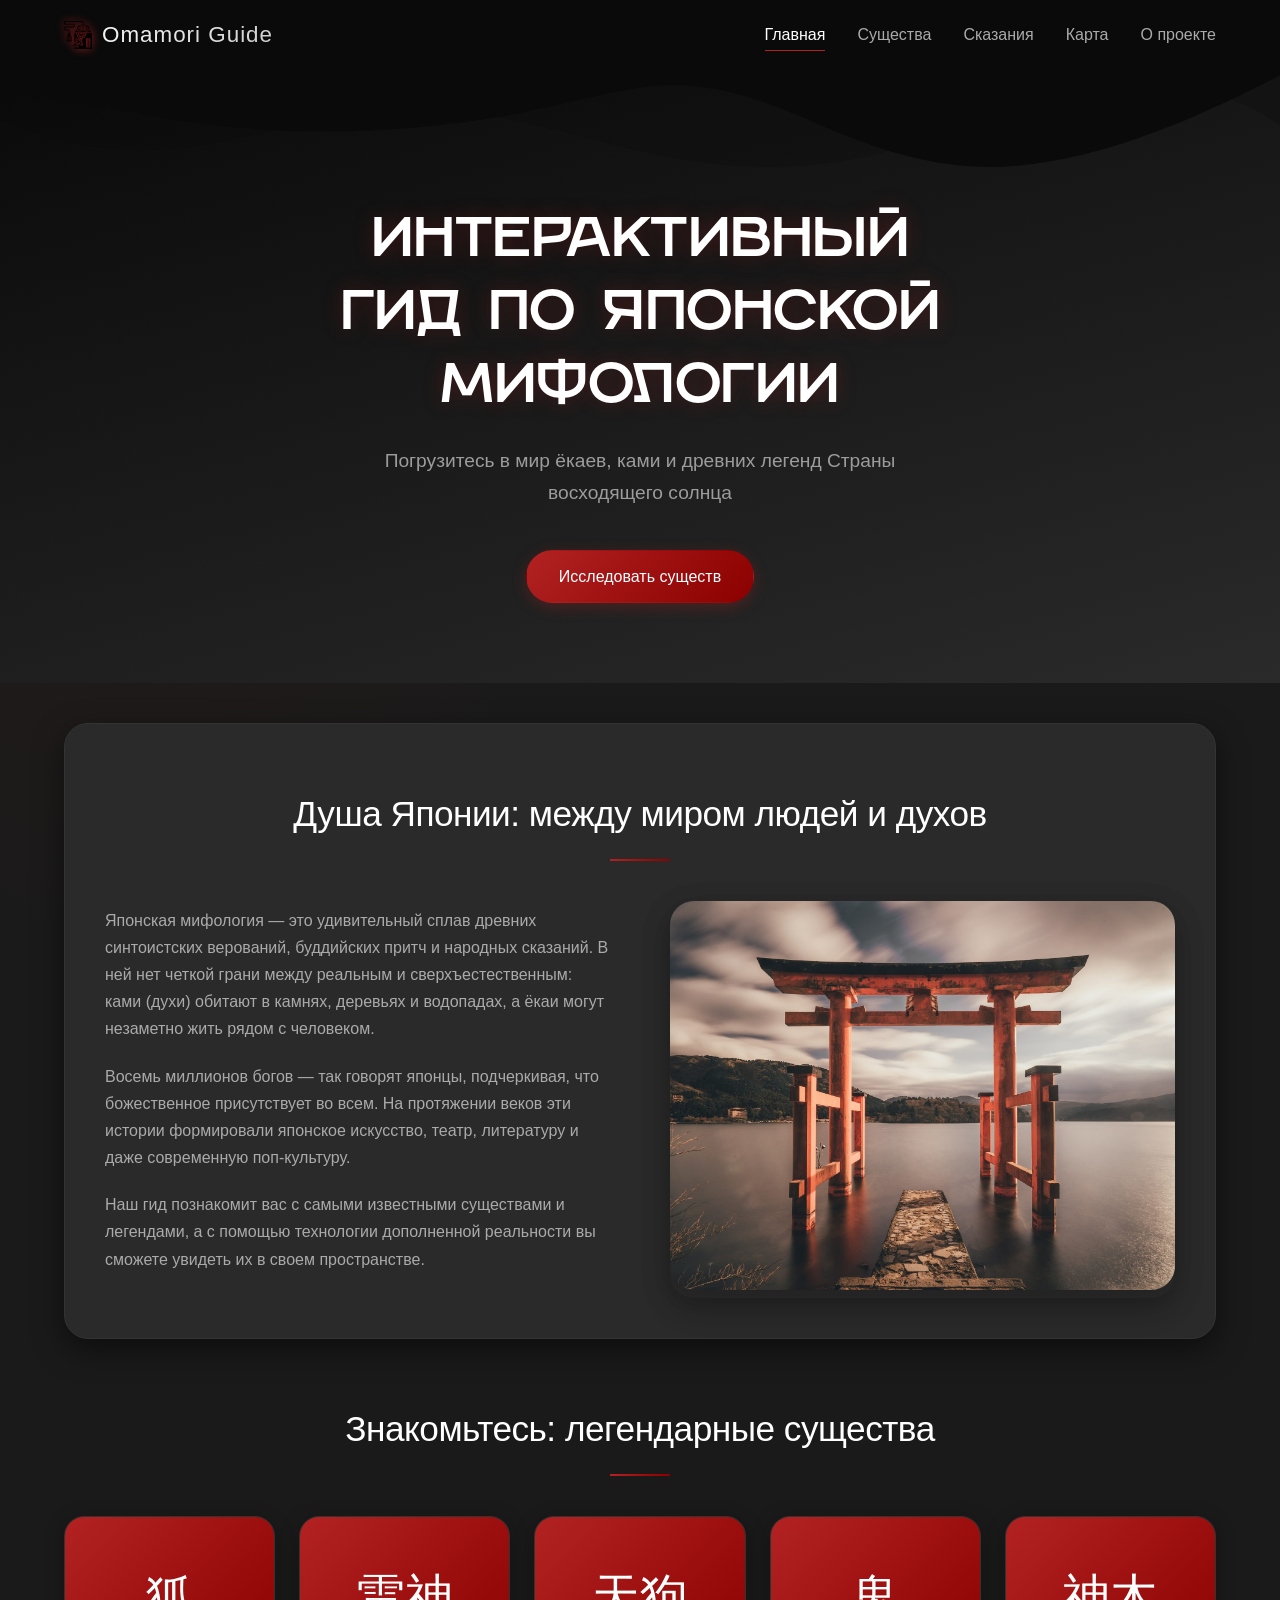
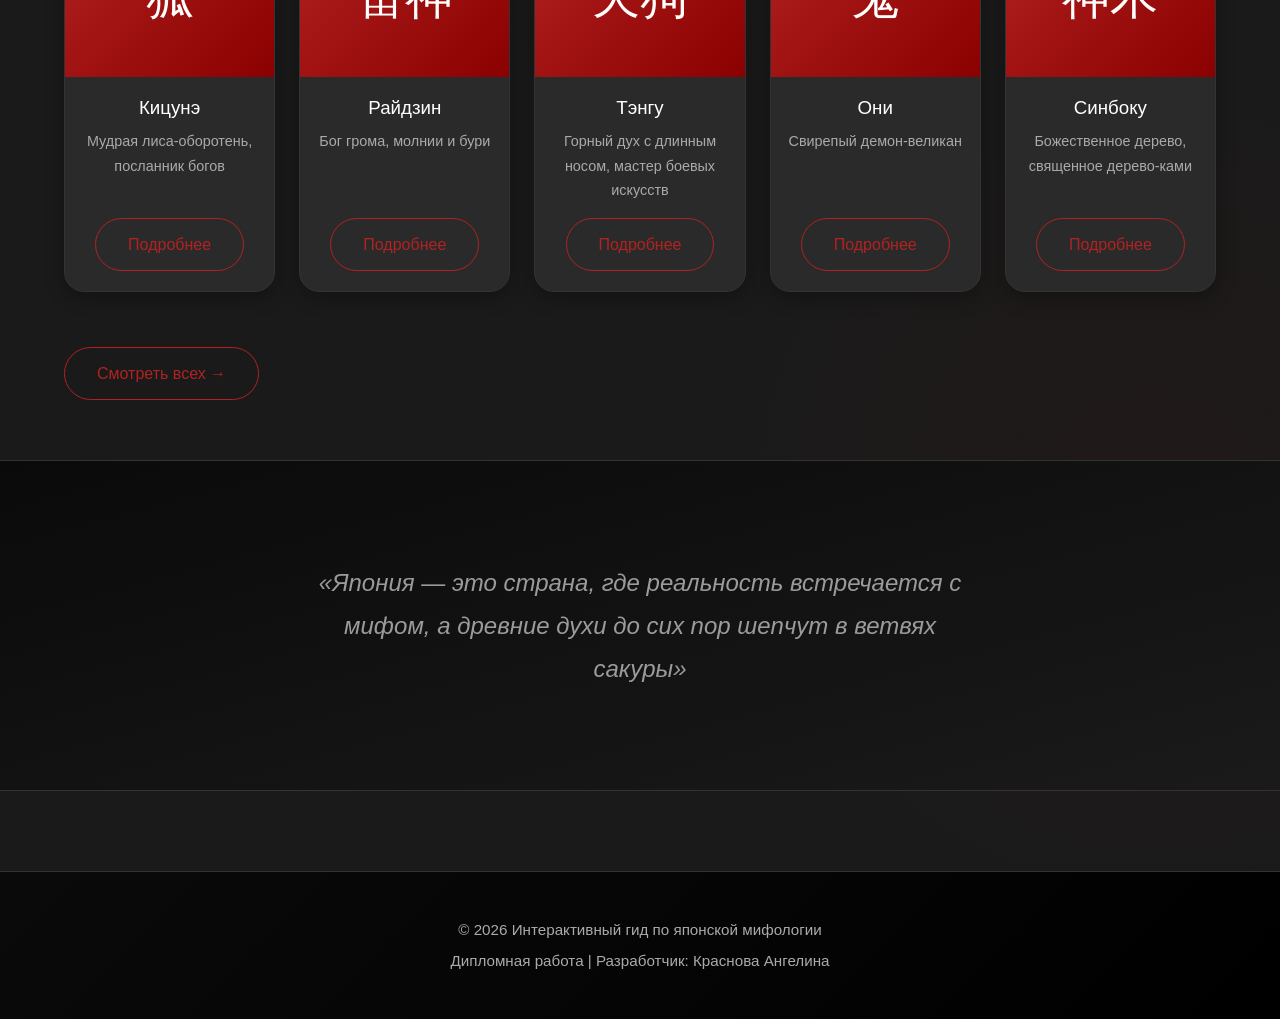
<file: index.html>
<!DOCTYPE html>
<html lang="ru">
<head>
    <meta charset="UTF-8">
    <meta name="viewport" content="width=device-width, initial-scale=1.0">
    <title>Omamori Guide | Интерактивный гид по японской мифологии, ёкаям и ками</title>
    <meta name="description" content="Погрузитесь в мир японской мифологии: ёкаи, ками, древние легенды и сказания. Гид с каталогом существ">
    <link rel="stylesheet" href="css/style.css">
    <link rel="icon" type="image/x-icon" href="images/favicon.ico">
</head>
<!-- Yandex.Metrika counter -->
<script type="text/javascript">
    (function(m,e,t,r,i,k,a){
        m[i]=m[i]||function(){(m[i].a=m[i].a||[]).push(arguments)};
        m[i].l=1*new Date();
        for (var j = 0; j < document.scripts.length; j++) {if (document.scripts[j].src === r) { return; }}
        k=e.createElement(t),a=e.getElementsByTagName(t)[0],k.async=1,k.src=r,a.parentNode.insertBefore(k,a)
    })(window, document,'script','https://mc.yandex.ru/metrika/tag.js?id=108368699', 'ym');

    ym(108368699, 'init', {ssr:true, webvisor:true, clickmap:true, ecommerce:"dataLayer", referrer: document.referrer, url: location.href, accurateTrackBounce:true, trackLinks:true});
</script>
<noscript><div><img src="https://mc.yandex.ru/watch/108368699" style="position:absolute; left:-9999px;" alt="" /></div></noscript>
<!-- /Yandex.Metrika counter -->
<body>
    <div id="header-placeholder"></div>

    <!-- Hero секция с волнами -->
    <section class="hero">
        <div class="wave-decoration">
            <svg viewBox="0 0 1200 120" preserveAspectRatio="none">
                <path d="M0,0V46.29c47.79,22.2,103.59,32.17,158,28,70.36-5.37,136.33-33.31,206.8-37.5C438.64,32.43,512.34,53.67,583,72.05c69.27,18,138.3,24.88,209.4,13.08,36.15-6,69.85-17.84,104.45-29.34C989.49,25,1113-14.29,1200,52.47V0Z" opacity=".25"></path>
                <path d="M0,0V15.81C13,21.25,27.93,25.67,44.24,28.45c69.76,11.7,137.14,7.28,206.38-7.06,58.28-12.05,114.89-31.19,173.73-41.36,66.27-11.46,132.88-7.46,199.51,6.46C714.5,9.89,775.69,29.9,837.23,39.49c62.15,9.64,124.61,7.44,186.72-4.67,33.28-6.49,66.07-16.16,98.74-26.43C1152.86,0,1176.37,0,1200,0Z" opacity=".5"></path>
                <path d="M0,0V5.63C149.93,59,314.09,71.32,475.83,42.57c43-7.64,84.23-20.12,127.61-26.46,59-8.63,112.48,12.24,165.56,35.4C827.93,77.22,886,95.24,951.2,90c86.53-7,172.46-45.71,248.8-84.81V0Z"></path>
            </svg>
        </div>
        <div class="hero-content">
            <h1 class="hero-title">Интерактивный гид по японской мифологии</h1>
            <p class="hero-subtitle">Погрузитесь в мир ёкаев, ками и древних легенд Страны восходящего солнца</p>
            <a href="catalog.html" class="btn btn-primary">Исследовать существ</a>
        </div>
    </section>

    <!-- Введение в японскую мифологию -->
    <section class="intro-section">
        <div class="container">
            <div class="paper-texture">
                <h2 class="section-title">Душа Японии: между миром людей и духов</h2>
                <div class="intro-grid">
                    <div class="intro-text">
                        <p>Японская мифология — это удивительный сплав древних синтоистских верований, буддийских притч и народных сказаний. В ней нет четкой грани между реальным и сверхъестественным: ками (духи) обитают в камнях, деревьях и водопадах, а ёкаи могут незаметно жить рядом с человеком.</p>
                        <p>Восемь миллионов богов — так говорят японцы, подчеркивая, что божественное присутствует во всем. На протяжении веков эти истории формировали японское искусство, театр, литературу и даже современную поп-культуру.</p>
                        <p>Наш гид познакомит вас с самыми известными существами и легендами, а с помощью технологии дополненной реальности вы сможете увидеть их в своем пространстве.</p>
                    </div>
                    <div class="intro-image">                            
                        <img src="images/torii-gate.jpg" alt="Врата тории в Японии" class="intro-image">
                    </div>
                </div>
            </div>
        </div>
    </section>

    <!-- Быстрый обзор существ (будет заполняться через JS) -->
    <section class="preview-section">
        <div class="container">
            <h2 class="section-title">Знакомьтесь: легендарные существа</h2>
            <div class="creatures-preview-grid" id="preview-grid">
                <!-- Карточки загружаются через main.js -->
            </div>
            <div class="text-center">
                <a href="catalog.html" class="btn btn-secondary">Смотреть всех →</a>
            </div>
        </div>
    </section>

    <section class="quote-section">
        <div class="container">
            <div class="quote-block">
                <p class="quote-text">«Япония — это страна, где реальность встречается с мифом, а древние духи до сих пор шепчут в ветвях сакуры»</p>
            </div>
        </div>
    </section>
    
    <div id="footer-placeholder"></div>

    <script src="js/header.js"></script>
    <script src="js/footer.js"></script>
    <script src="js/main.js"></script>
</body>
</html>
</file>
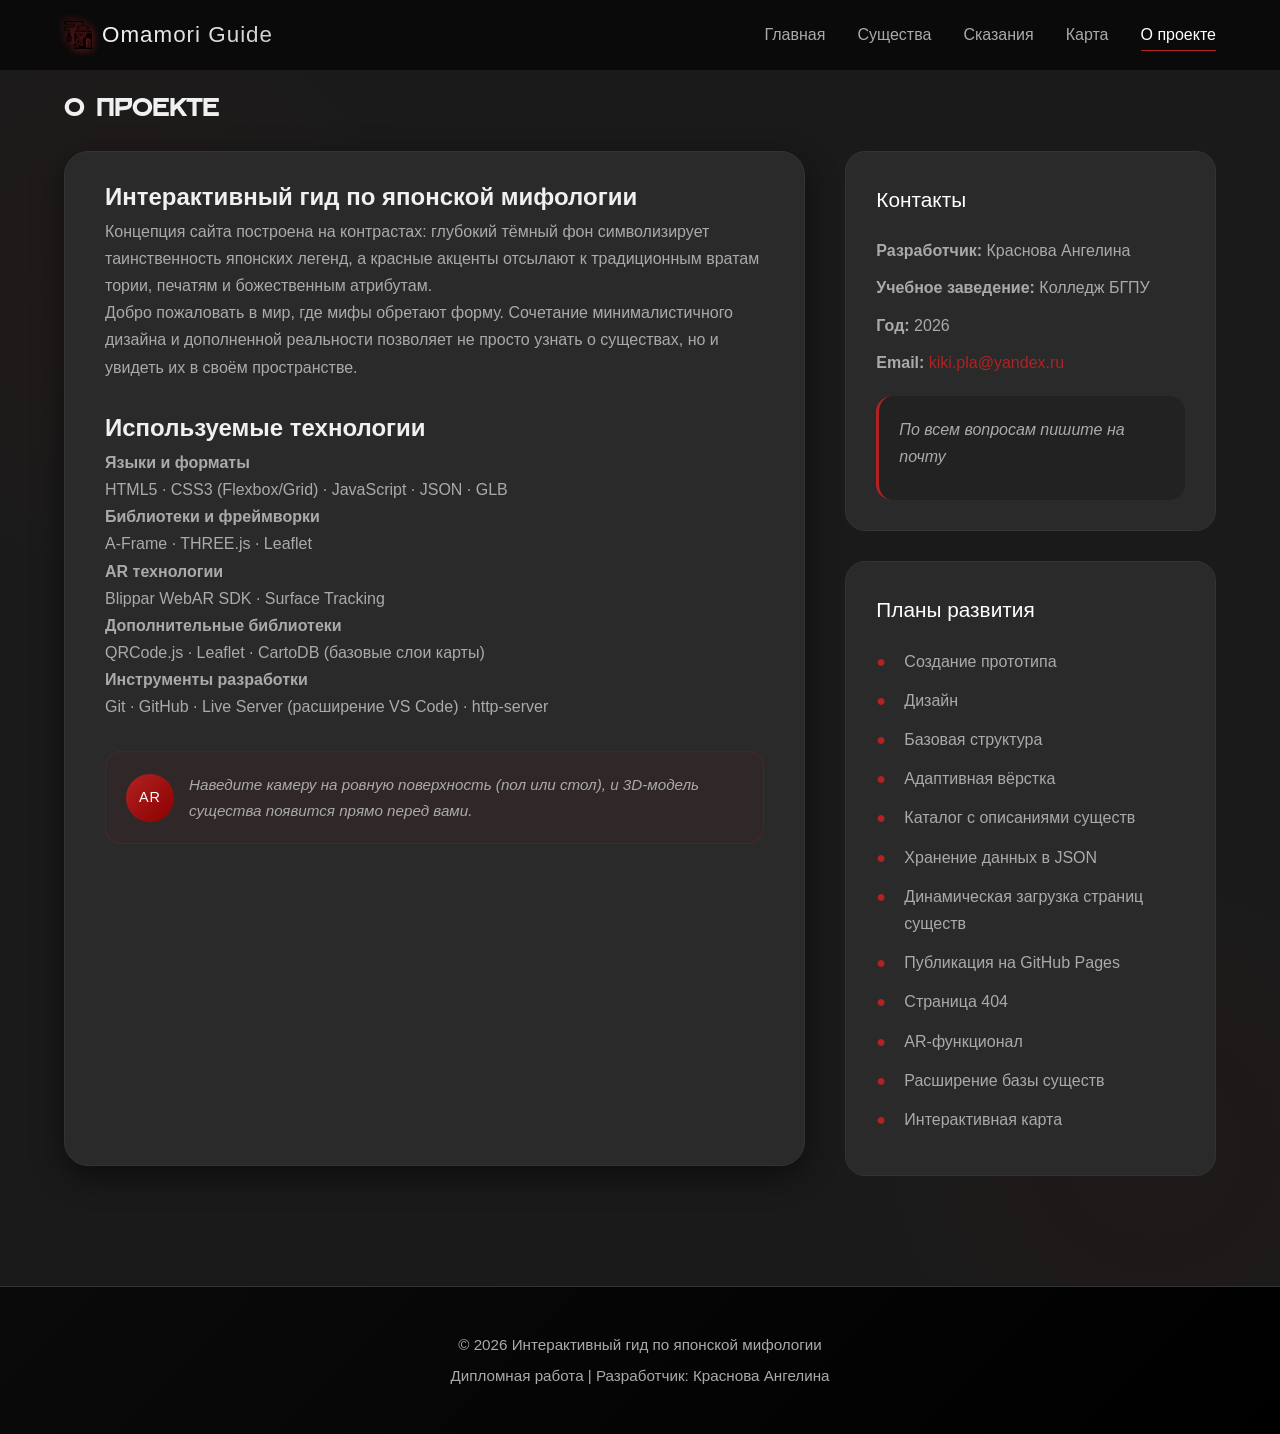
<file: about.html>
<!DOCTYPE html>
<html lang="ru">
<head>
    <meta charset="UTF-8">
    <meta name="viewport" content="width=device-width, initial-scale=1.0">
    <title>О проекте Omamori Guide | Контакты и информация</title>
    <meta name="description" content="Информация о проекте Omamori Guide, технологиях разработки, планах развития и контактах разработчика.">
    <link rel="stylesheet" href="css/style.css">
    <link rel="icon" type="image/x-icon" href="images/favicon.ico">
</head>
<!-- Yandex.Metrika counter -->
<script type="text/javascript">
    (function(m,e,t,r,i,k,a){
        m[i]=m[i]||function(){(m[i].a=m[i].a||[]).push(arguments)};
        m[i].l=1*new Date();
        for (var j = 0; j < document.scripts.length; j++) {if (document.scripts[j].src === r) { return; }}
        k=e.createElement(t),a=e.getElementsByTagName(t)[0],k.async=1,k.src=r,a.parentNode.insertBefore(k,a)
    })(window, document,'script','https://mc.yandex.ru/metrika/tag.js?id=108368699', 'ym');

    ym(108368699, 'init', {ssr:true, webvisor:true, clickmap:true, ecommerce:"dataLayer", referrer: document.referrer, url: location.href, accurateTrackBounce:true, trackLinks:true});
</script>
<noscript><div><img src="https://mc.yandex.ru/watch/108368699" style="position:absolute; left:-9999px;" alt="" /></div></noscript>
<!-- /Yandex.Metrika counter -->
<body>
    <div id="header-placeholder"></div>

        <section class="page-header">
            <div class="container">
                <h1 class="page-title">О проекте</h1>
            </div>
        </section>

        <section class="about-section">
            <div class="container">
                <div class="about-grid">
                    <div class="about-content paper-texture" style="margin-top: 0px;">
                        <h2 style="margin-top: -15px;">Интерактивный гид по японской мифологии</h2>
                        <p>Концепция сайта построена на контрастах: глубокий тёмный фон символизирует таинственность японских легенд, а красные акценты отсылают к традиционным вратам тории, печатям и божественным атрибутам.</p>
                        
                        <p>Добро пожаловать в мир, где мифы обретают форму. Сочетание минималистичного дизайна и дополненной реальности позволяет не просто узнать о существах, но и увидеть их в своём пространстве.</p>
                        <br> 
                        <h2>Используемые технологии</h2>
                        <p><strong>Языки и форматы</strong><br>
                        HTML5 · CSS3 (Flexbox/Grid) · JavaScript · JSON · GLB</p>

                        <p><strong>Библиотеки и фреймворки</strong><br>
                        A-Frame · THREE.js · Leaflet</p>

                        <p><strong>AR технологии</strong><br>
                        Blippar WebAR SDK · Surface Tracking</p>

                        <p><strong>Дополнительные библиотеки</strong><br>
                        QRCode.js · Leaflet · CartoDB (базовые слои карты)</p>

                        <p><strong>Инструменты разработки</strong><br>
                        Git · GitHub · Live Server (расширение VS Code) · http-server</p>
                        
                        <!--  блок с AR -->
                        <div class="ar-preview-note">
                            <span class="ar-badge">AR</span>
                            <p>Наведите камеру на ровную поверхность (пол или стол), и 3D-модель существа появится прямо перед вами.</p>
                        </div>
                    </div>

                    <div class="about-sidebar">
                        <div class="sidebar-card">
                            <h3>Контакты</h3>
                            <p><strong>Разработчик:</strong> Краснова Ангелина</p>
                            <p><strong>Учебное заведение:</strong> Колледж БГПУ</p>
                            <p><strong>Год:</strong> 2026</p>
                            <p><strong>Email:</strong> <a href="mailto:example@uni.ru">kiki.pla@yandex.ru</a></p>
                            
                            <div class="contact-note">
                                <p>По всем вопросам пишите на почту</p>
                            </div>
                        </div>

                        <div class="sidebar-card">
                            <h3>Планы развития</h3>
                            <ul class="plans-list">
                                <li class="completed">Создание прототипа</li>
                                <li class="completed">Дизайн</li>
                                <li class="completed">Базовая структура</li>
                                <li class="completed">Адаптивная вёрстка</li>
                                <li class="completed">Каталог с описаниями существ</li>
                                <li class="completed">Хранение данных в JSON</li>
                                <li class="completed">Динамическая загрузка страниц существ</li>
                                <li class="completed">Публикация на GitHub Pages</li>
                                <li class="completed">Страница 404</li>  
                                <li class="completed">AR-функционал</li>                              
                                <li class="completed">Расширение базы существ</li>
                                <li class="completed">Интерактивная карта</li>
                            </ul>
                        </div>
                    </div>
                </div>
            </div>
        </section>
       <div id="footer-placeholder"></div>

    <script src="js/header.js"></script>
    <script src="js/footer.js"></script>
    <script src="js/main.js"></script>
</body>
</html>
</file>
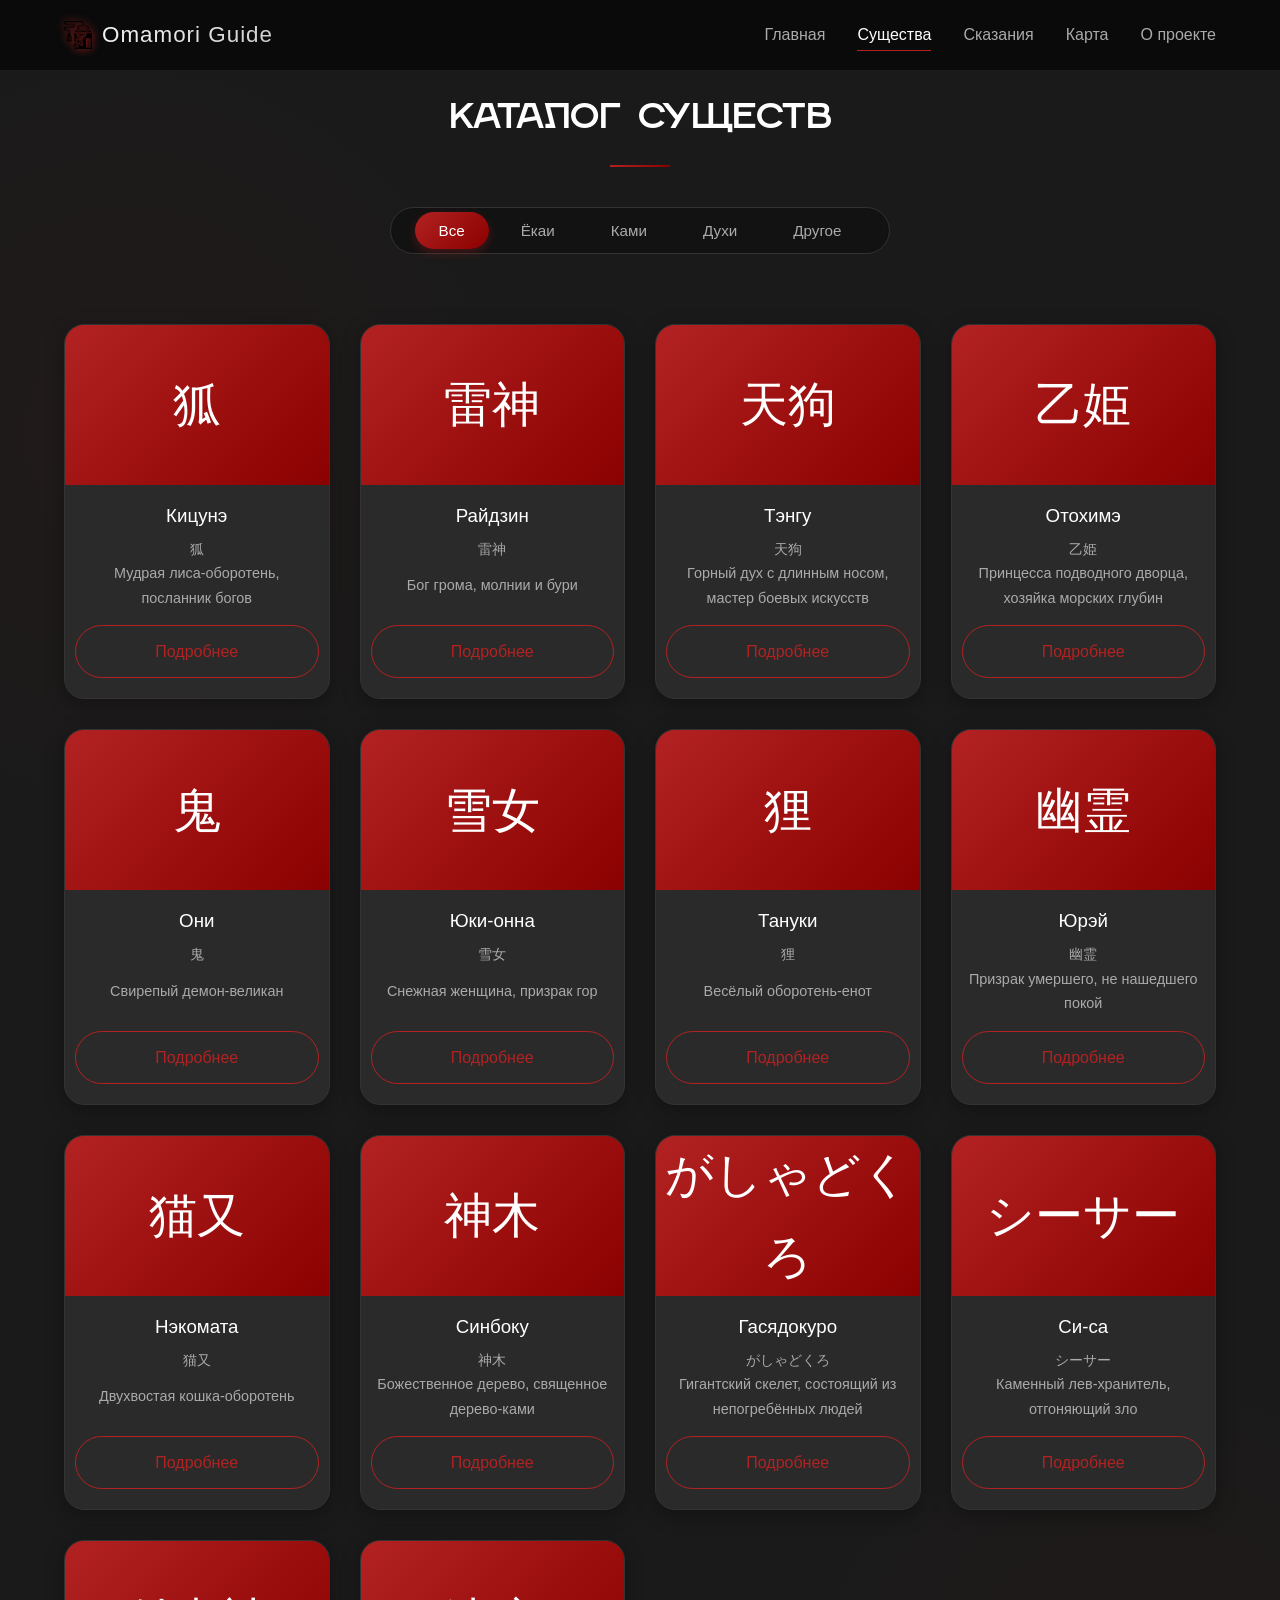
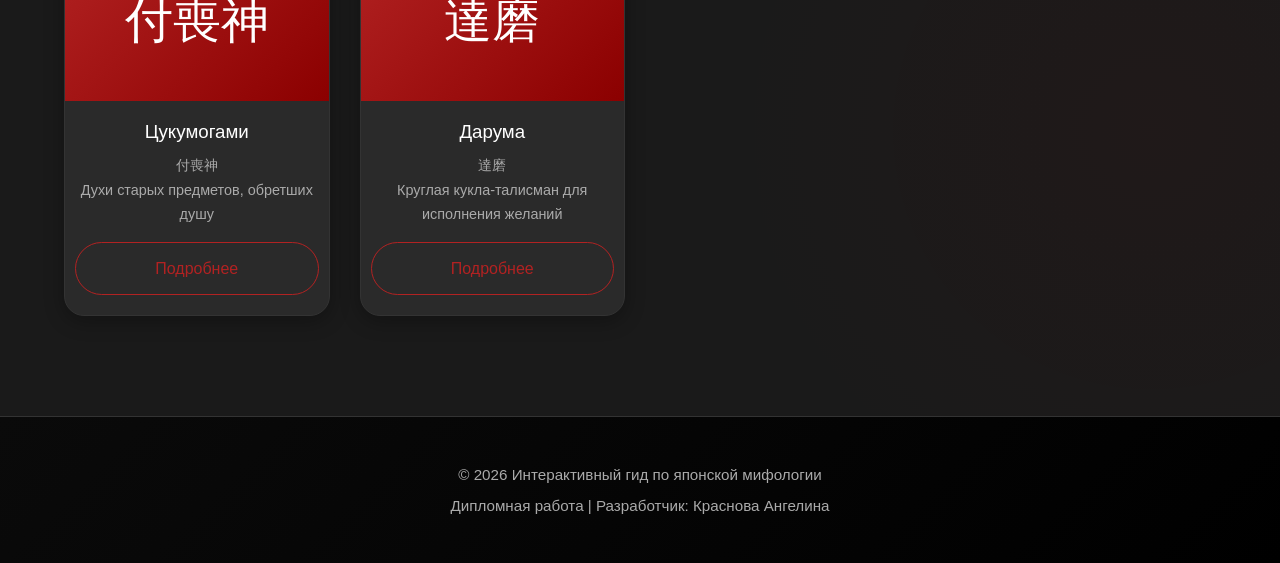
<file: catalog.html>
<!DOCTYPE html>
<html lang="ru">
<head>
    <meta charset="UTF-8">
    <meta name="viewport" content="width=device-width, initial-scale=1.0">
    <title>Каталог существ японской мифологии | Ёкаи, Ками, Духи</title>
    <meta name="description" content="Полный каталог существ японской мифологии: Кицунэ, Тэнгу, Каппа, Юки-онна и другие. Подробные описания, характеры и способности.">
    <link rel="stylesheet" href="css/style.css">
    <link rel="icon" type="image/x-icon" href="images/favicon.ico">
</head>
<!-- Yandex.Metrika counter -->
<script type="text/javascript">
    (function(m,e,t,r,i,k,a){
        m[i]=m[i]||function(){(m[i].a=m[i].a||[]).push(arguments)};
        m[i].l=1*new Date();
        for (var j = 0; j < document.scripts.length; j++) {if (document.scripts[j].src === r) { return; }}
        k=e.createElement(t),a=e.getElementsByTagName(t)[0],k.async=1,k.src=r,a.parentNode.insertBefore(k,a)
    })(window, document,'script','https://mc.yandex.ru/metrika/tag.js?id=108368699', 'ym');

    ym(108368699, 'init', {ssr:true, webvisor:true, clickmap:true, ecommerce:"dataLayer", referrer: document.referrer, url: location.href, accurateTrackBounce:true, trackLinks:true});
</script>
<noscript><div><img src="https://mc.yandex.ru/watch/108368699" style="position:absolute; left:-9999px;" alt="" /></div></noscript>
<!-- /Yandex.Metrika counter -->
<body>
    <div id="header-placeholder"></div>
        <section class="page-header">
            <div class="container">
                <h1 class="section-title">Каталог существ </h1>
                <div class="filter-bar">
                    <button class="filter-btn active" data-filter="all">Все</button>
                    <button class="filter-btn" data-filter="yokai">Ёкаи</button>
                    <button class="filter-btn" data-filter="kami">Ками</button>
                    <button class="filter-btn" data-filter="spirit">Духи</button>
                    <button class="filter-btn" data-filter="symbol">Другое</button>
                </div>
            </div>
        </section>

        <section class="catalog-section">
            <div class="container">
                <div class="catalog-grid" id="catalogGrid">
                    <!-- Карточки загружаются через JavaScript -->
                </div>
            </div>
        </section>

    <div id="footer-placeholder"></div>

    <script src="js/header.js"></script>
    <script src="js/footer.js"></script>
    <script src="js/main.js"></script>
</body>
</html>
</file>
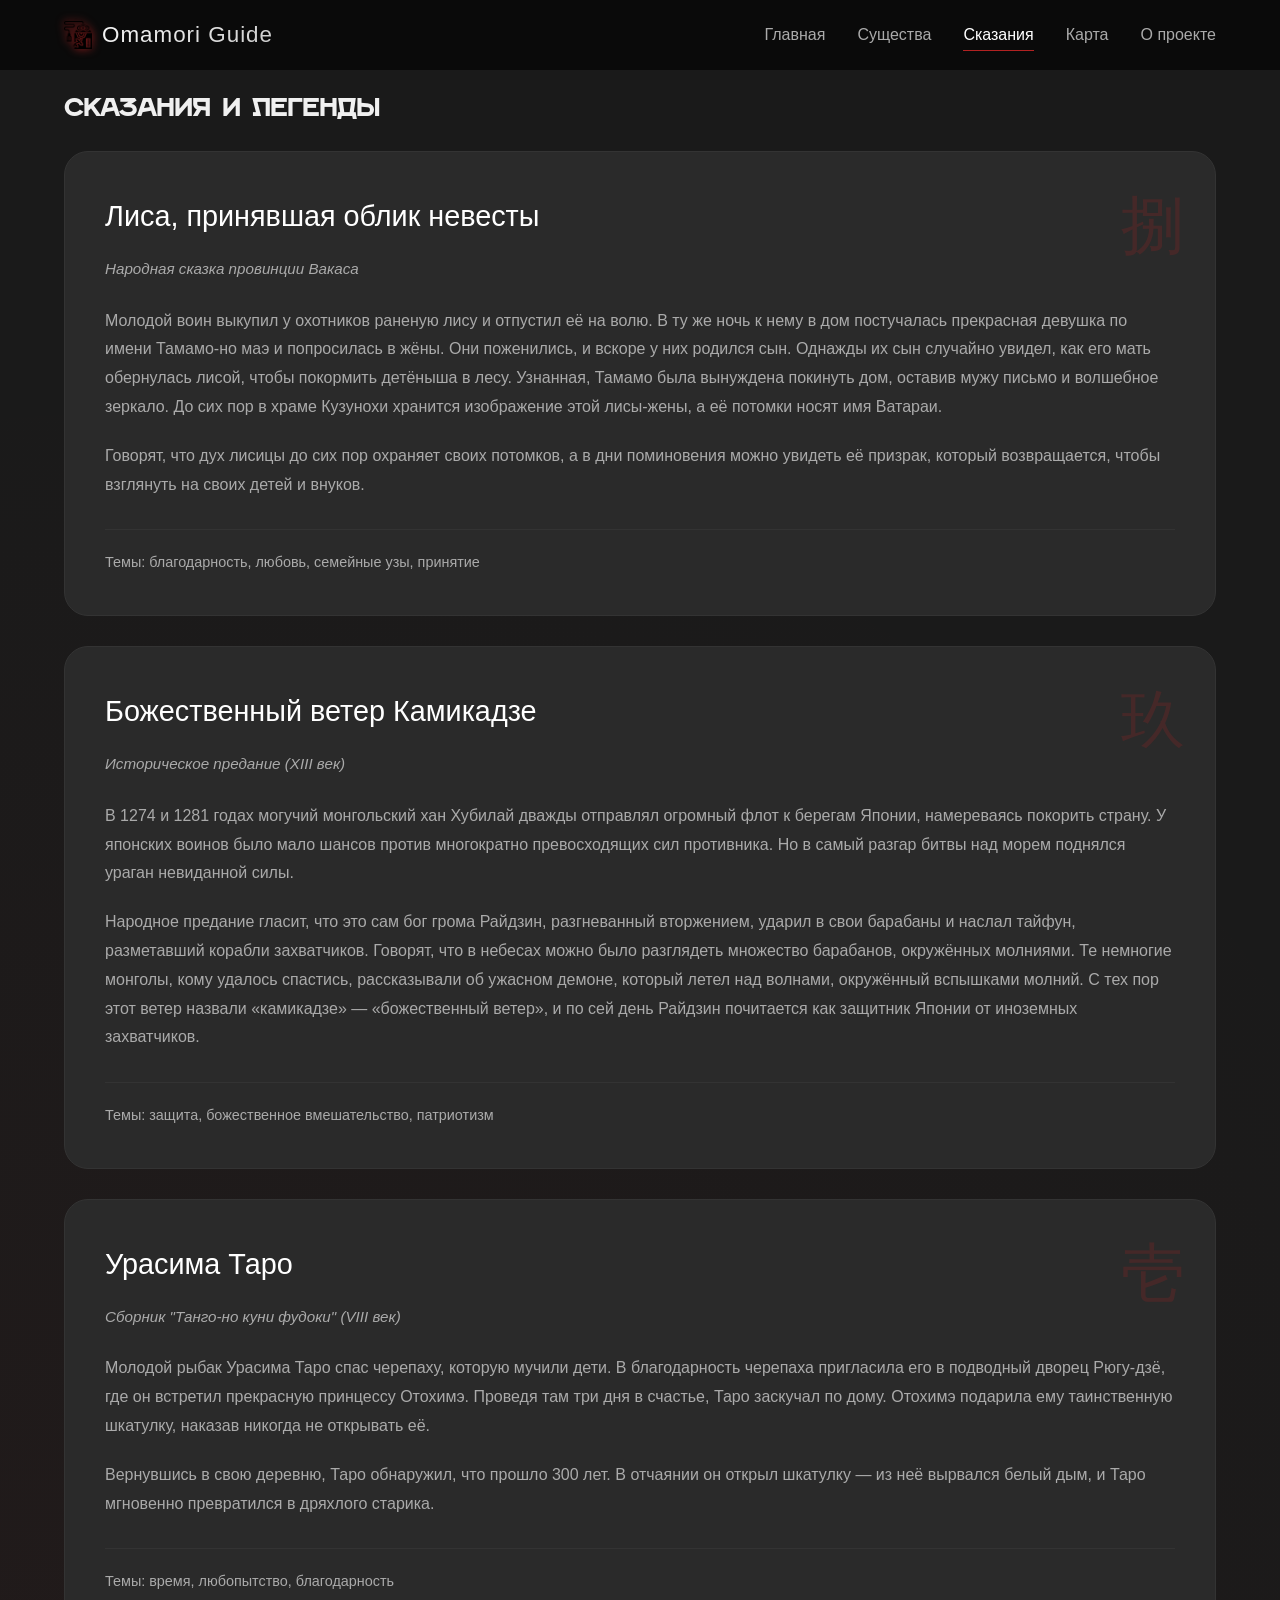
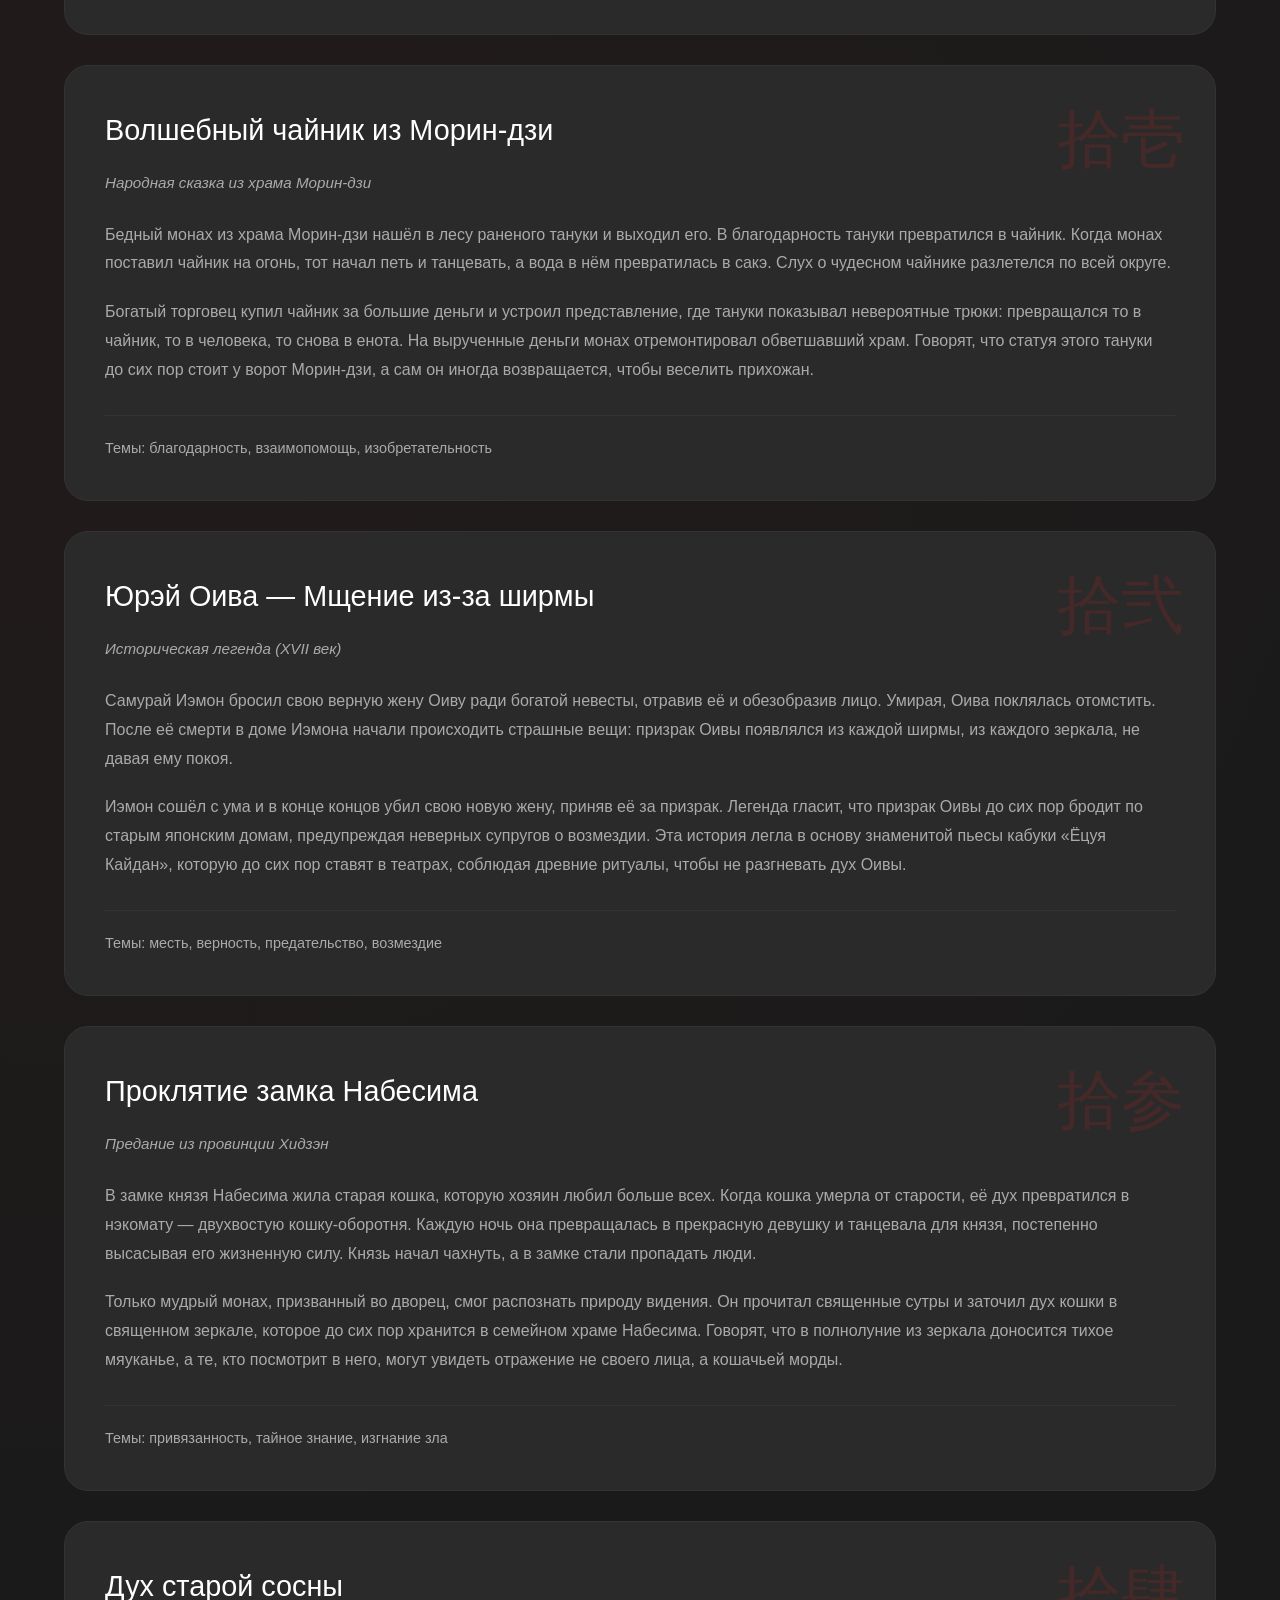
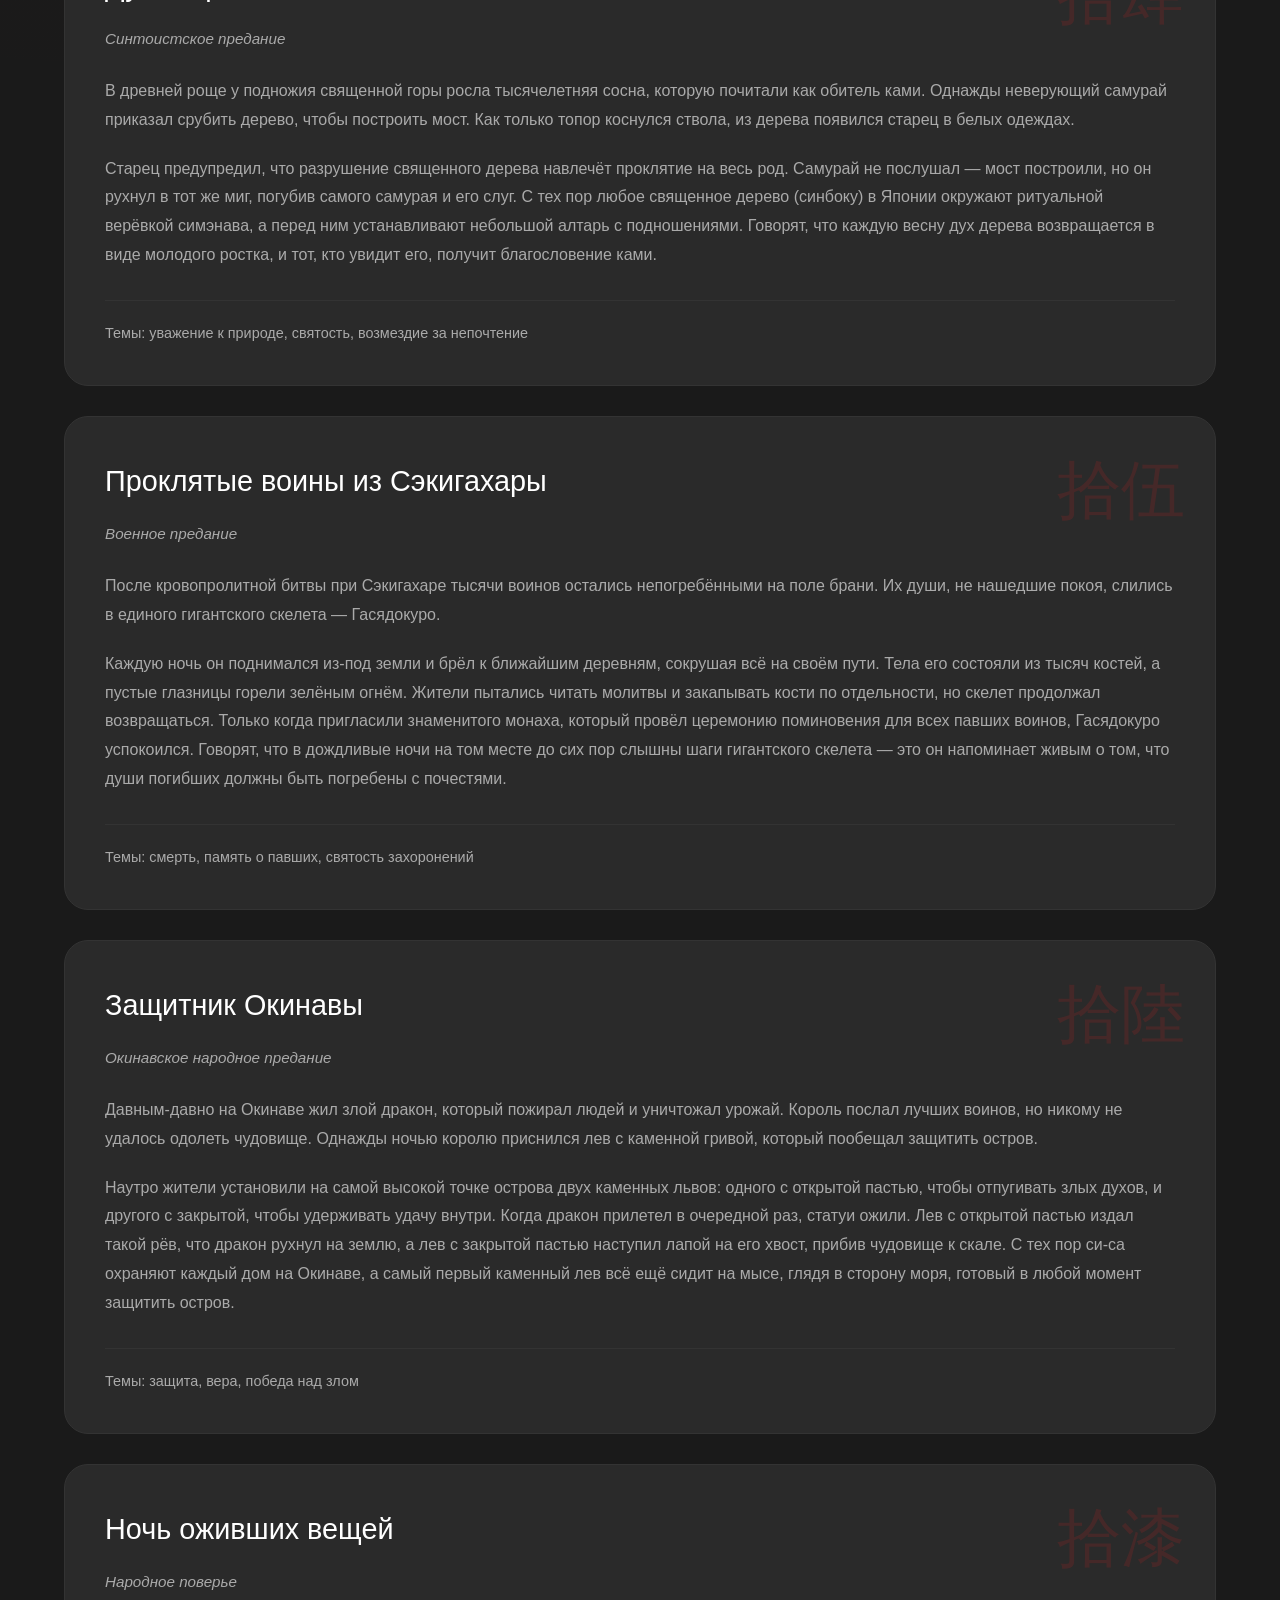
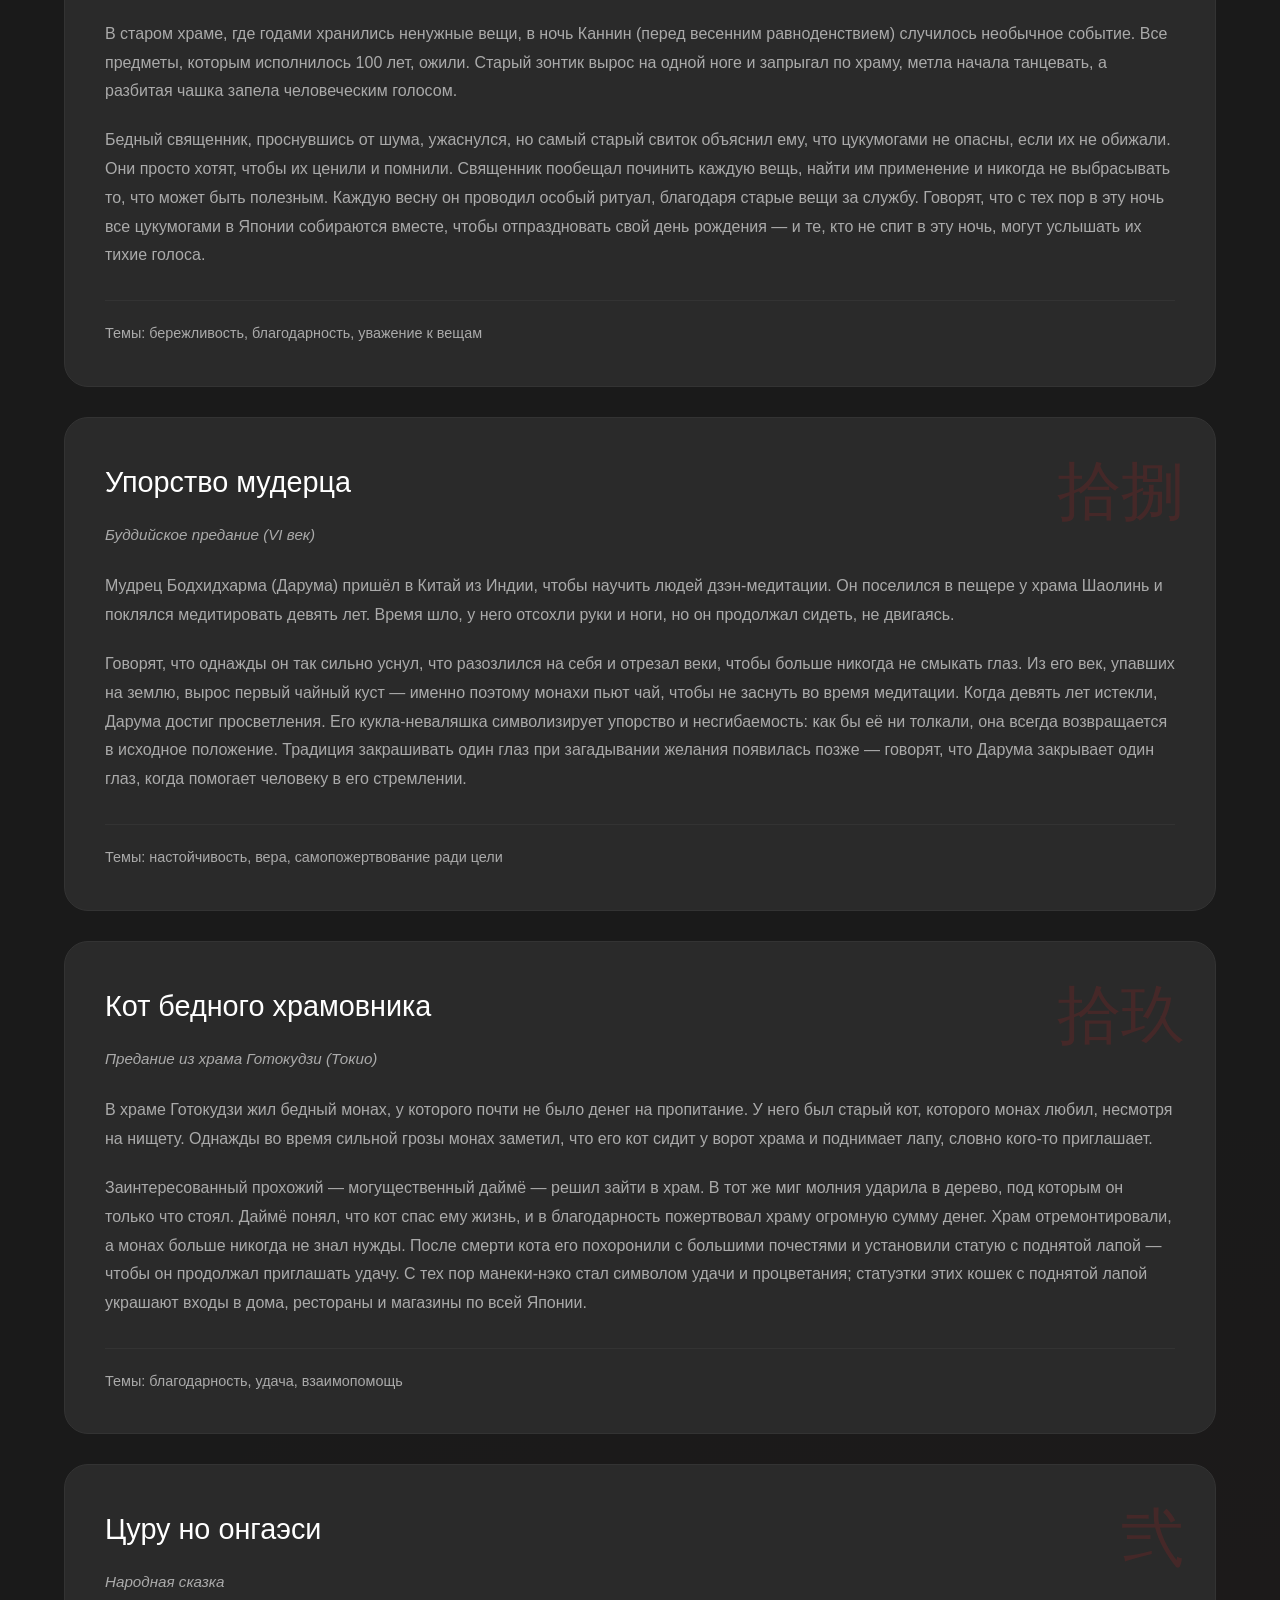
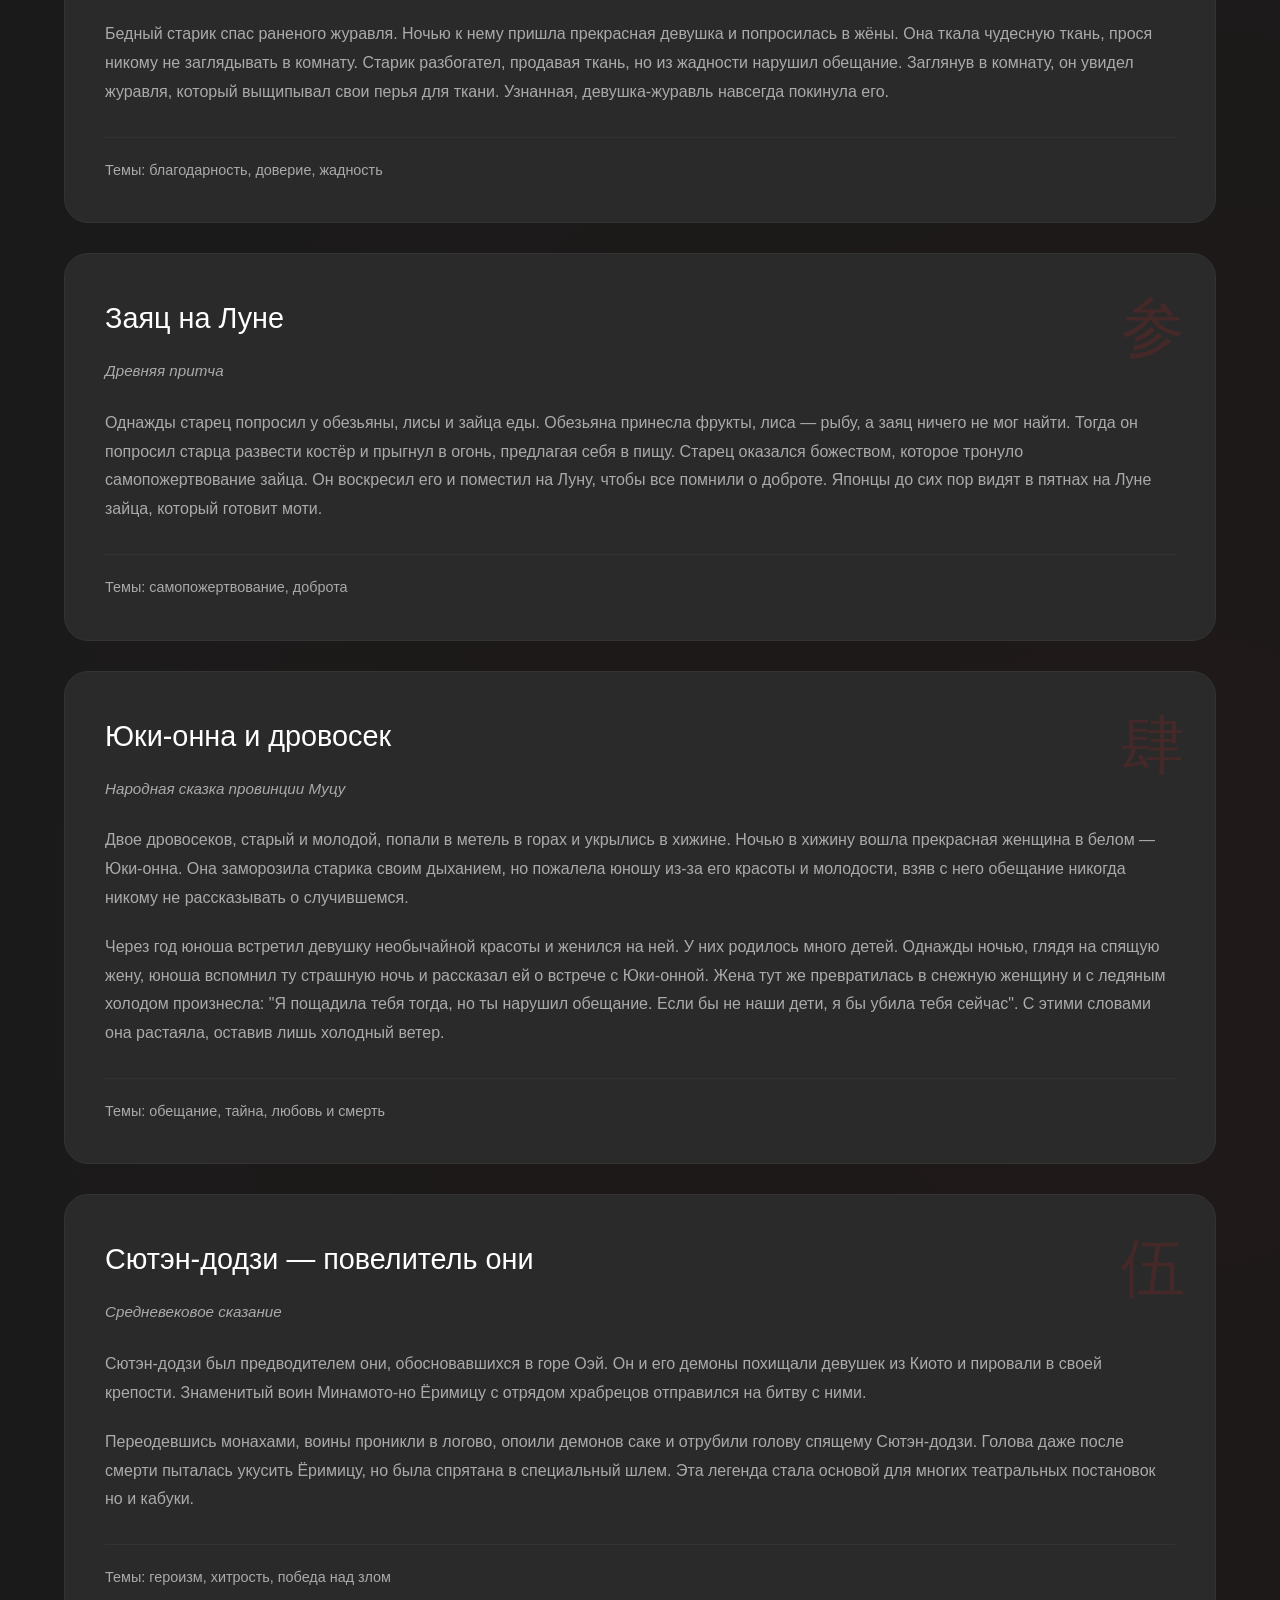
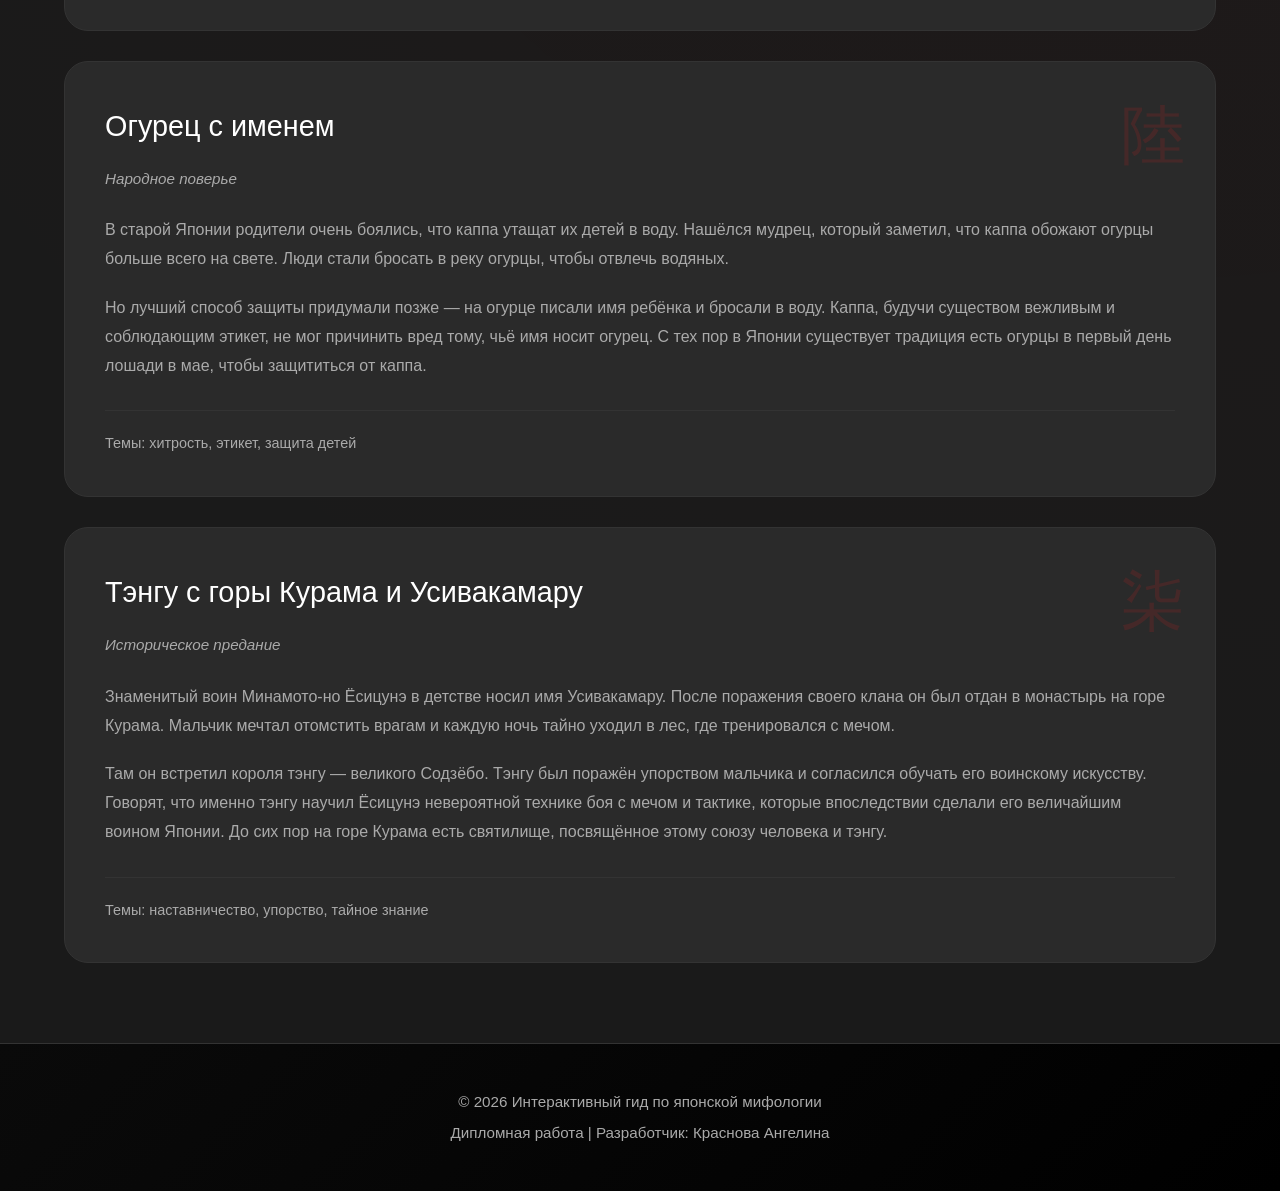
<file: legends.html>
<!DOCTYPE html>
<html lang="ru">
<head>
    <meta charset="UTF-8">
    <meta name="viewport" content="width=device-width, initial-scale=1.0">
    <title>Сказания и легенды Японии | Древние мифы и предания</title>
    <meta name="description" content="Самые известные японские легенды: Урасима Таро, Юки-онна, Заяц на Луне, Сютэн-додзи и другие истории из страны восходящего солнца.">
    <link rel="stylesheet" href="css/style.css">
    <link rel="icon" type="image/x-icon" href="images/favicon.ico">
</head>
<!-- Yandex.Metrika counter -->
<script type="text/javascript">
    (function(m,e,t,r,i,k,a){
        m[i]=m[i]||function(){(m[i].a=m[i].a||[]).push(arguments)};
        m[i].l=1*new Date();
        for (var j = 0; j < document.scripts.length; j++) {if (document.scripts[j].src === r) { return; }}
        k=e.createElement(t),a=e.getElementsByTagName(t)[0],k.async=1,k.src=r,a.parentNode.insertBefore(k,a)
    })(window, document,'script','https://mc.yandex.ru/metrika/tag.js?id=108368699', 'ym');

    ym(108368699, 'init', {ssr:true, webvisor:true, clickmap:true, ecommerce:"dataLayer", referrer: document.referrer, url: location.href, accurateTrackBounce:true, trackLinks:true});
</script>
<noscript><div><img src="https://mc.yandex.ru/watch/108368699" style="position:absolute; left:-9999px;" alt="" /></div></noscript>
<!-- /Yandex.Metrika counter -->
<body>
    <div id="header-placeholder"></div>

        <section class="page-header">
            <div class="container">
                <h1 class="page-title">Сказания и легенды</span></h1>
            </div>
        </section>

        <section class="legends-section">
            <div class="container">
                <div class="legends-grid">
                    <article class="legend-card" id="legend-kitsune">
                        <div class="legend-number">捌</div>
                        <h2>Лиса, принявшая облик невесты</h2>
                        <div class="legend-meta">
                            <span class="legend-origin">Народная сказка провинции Вакаса</span>
                        </div>
                        <div class="legend-content">
                            <p>Молодой воин выкупил у охотников раненую лису и отпустил её на волю. В ту же ночь к нему в дом постучалась прекрасная девушка по имени Тамамо-но маэ и попросилась в жёны. Они поженились, и вскоре у них родился сын. Однажды их сын случайно увидел, как его мать обернулась лисой, чтобы покормить детёныша в лесу. Узнанная, Тамамо была вынуждена покинуть дом, оставив мужу письмо и волшебное зеркало. До сих пор в храме Кузунохи хранится изображение этой лисы-жены, а её потомки носят имя Ватараи.</p>
                            <p>Говорят, что дух лисицы до сих пор охраняет своих потомков, а в дни поминовения можно увидеть её призрак, который возвращается, чтобы взглянуть на своих детей и внуков.</p>
                        </div>
                        <div class="legend-footer">
                            <span class="legend-theme">Темы: благодарность, любовь, семейные узы, принятие</span>
                        </div>
                    </article>

                    <article class="legend-card" id="legend-raijin">
                        <div class="legend-number">玖</div>
                        <h2>Божественный ветер Камикадзе</h2>
                        <div class="legend-meta">
                            <span class="legend-origin">Историческое предание (XIII век)</span>
                        </div>
                        <div class="legend-content">
                            <p>В 1274 и 1281 годах могучий монгольский хан Хубилай дважды отправлял огромный флот к берегам Японии, намереваясь покорить страну. У японских воинов было мало шансов против многократно превосходящих сил противника. Но в самый разгар битвы над морем поднялся ураган невиданной силы.</p>
                            <p>Народное предание гласит, что это сам бог грома Райдзин, разгневанный вторжением, ударил в свои барабаны и наслал тайфун, разметавший корабли захватчиков. Говорят, что в небесах можно было разглядеть множество барабанов, окружённых молниями. Те немногие монголы, кому удалось спастись, рассказывали об ужасном демоне, который летел над волнами, окружённый вспышками молний. С тех пор этот ветер назвали «камикадзе» — «божественный ветер», и по сей день Райдзин почитается как защитник Японии от иноземных захватчиков.</p>
                        </div>
                        <div class="legend-footer">
                            <span class="legend-theme">Темы: защита, божественное вмешательство, патриотизм</span>
                        </div>
                    </article>
                    
                    <article class="legend-card" id="legend-otohime">
                        <div class="legend-number">壱</div>
                        <h2>Урасима Таро</h2>
                        <div class="legend-meta">
                            <span class="legend-origin">Сборник "Танго-но куни фудоки" (VIII век)</span>
                        </div>
                        <div class="legend-content">
                            <p>Молодой рыбак Урасима Таро спас черепаху, которую мучили дети. В благодарность черепаха пригласила его в подводный дворец Рюгу-дзё, где он встретил прекрасную принцессу Отохимэ. Проведя там три дня в счастье, Таро заскучал по дому. Отохимэ подарила ему таинственную шкатулку, наказав никогда не открывать её.</p>
                            <p>Вернувшись в свою деревню, Таро обнаружил, что прошло 300 лет. В отчаянии он открыл шкатулку — из неё вырвался белый дым, и Таро мгновенно превратился в дряхлого старика.</p>
                        </div>
                        <div class="legend-footer">
                            <span class="legend-theme">Темы: время, любопытство, благодарность</span>
                        </div>
                    </article>

                    <article class="legend-card" id="legend-tanuki">
                        <div class="legend-number">拾壱</div>
                        <h2>Волшебный чайник из Морин-дзи</h2>
                        <div class="legend-meta">
                            <span class="legend-origin">Народная сказка из храма Морин-дзи</span>
                        </div>
                        <div class="legend-content">
                            <p>Бедный монах из храма Морин-дзи нашёл в лесу раненого тануки и выходил его. В благодарность тануки превратился в чайник. Когда монах поставил чайник на огонь, тот начал петь и танцевать, а вода в нём превратилась в сакэ. Слух о чудесном чайнике разлетелся по всей округе.</p>
                            <p>Богатый торговец купил чайник за большие деньги и устроил представление, где тануки показывал невероятные трюки: превращался то в чайник, то в человека, то снова в енота. На вырученные деньги монах отремонтировал обветшавший храм. Говорят, что статуя этого тануки до сих пор стоит у ворот Морин-дзи, а сам он иногда возвращается, чтобы веселить прихожан.</p>
                        </div>
                        <div class="legend-footer">
                            <span class="legend-theme">Темы: благодарность, взаимопомощь, изобретательность</span>
                        </div>
                    </article>

                    <article class="legend-card" id="legend-yurei">
                        <div class="legend-number">拾弐</div>
                        <h2>Юрэй Оива — Мщение из-за ширмы</h2>
                        <div class="legend-meta">
                            <span class="legend-origin">Историческая легенда (XVII век)</span>
                        </div>
                        <div class="legend-content">
                            <p>Самурай Иэмон бросил свою верную жену Оиву ради богатой невесты, отравив её и обезобразив лицо. Умирая, Оива поклялась отомстить. После её смерти в доме Иэмона начали происходить страшные вещи: призрак Оивы появлялся из каждой ширмы, из каждого зеркала, не давая ему покоя.</p>
                            <p>Иэмон сошёл с ума и в конце концов убил свою новую жену, приняв её за призрак. Легенда гласит, что призрак Оивы до сих пор бродит по старым японским домам, предупреждая неверных супругов о возмездии. Эта история легла в основу знаменитой пьесы кабуки «Ёцуя Кайдан», которую до сих пор ставят в театрах, соблюдая древние ритуалы, чтобы не разгневать дух Оивы.</p>
                        </div>
                        <div class="legend-footer">
                            <span class="legend-theme">Темы: месть, верность, предательство, возмездие</span>
                        </div>
                    </article>

                    <article class="legend-card" id="legend-nekomata">
                        <div class="legend-number">拾参</div>
                        <h2>Проклятие замка Набесима</h2>
                        <div class="legend-meta">
                            <span class="legend-origin">Предание из провинции Хидзэн</span>
                        </div>
                        <div class="legend-content">
                            <p>В замке князя Набесима жила старая кошка, которую хозяин любил больше всех. Когда кошка умерла от старости, её дух превратился в нэкомату — двухвостую кошку-оборотня. Каждую ночь она превращалась в прекрасную девушку и танцевала для князя, постепенно высасывая его жизненную силу. Князь начал чахнуть, а в замке стали пропадать люди.</p>
                            <p>Только мудрый монах, призванный во дворец, смог распознать природу видения. Он прочитал священные сутры и заточил дух кошки в священном зеркале, которое до сих пор хранится в семейном храме Набесима. Говорят, что в полнолуние из зеркала доносится тихое мяуканье, а те, кто посмотрит в него, могут увидеть отражение не своего лица, а кошачьей морды.</p>
                        </div>
                        <div class="legend-footer">
                            <span class="legend-theme">Темы: привязанность, тайное знание, изгнание зла</span>
                        </div>
                    </article>

                    <article class="legend-card" id="legend-shinboku">
                        <div class="legend-number">拾肆</div>
                        <h2>Дух старой сосны</h2>
                        <div class="legend-meta">
                            <span class="legend-origin">Синтоистское предание</span>
                        </div>
                        <div class="legend-content">
                            <p>В древней роще у подножия священной горы росла тысячелетняя сосна, которую почитали как обитель ками. Однажды неверующий самурай приказал срубить дерево, чтобы построить мост. Как только топор коснулся ствола, из дерева появился старец в белых одеждах.</p>
                            <p>Старец предупредил, что разрушение священного дерева навлечёт проклятие на весь род. Самурай не послушал — мост построили, но он рухнул в тот же миг, погубив самого самурая и его слуг. С тех пор любое священное дерево (синбоку) в Японии окружают ритуальной верёвкой симэнава, а перед ним устанавливают небольшой алтарь с подношениями. Говорят, что каждую весну дух дерева возвращается в виде молодого ростка, и тот, кто увидит его, получит благословение ками.</p>
                        </div>
                        <div class="legend-footer">
                            <span class="legend-theme">Темы: уважение к природе, святость, возмездие за непочтение</span>
                        </div>
                    </article>

                    <article class="legend-card" id="legend-gashadokuro">
                        <div class="legend-number">拾伍</div>
                        <h2>Проклятые воины из Сэкигахары</h2>
                        <div class="legend-meta">
                            <span class="legend-origin">Военное предание</span>
                        </div>
                        <div class="legend-content">
                            <p>После кровопролитной битвы при Сэкигахаре тысячи воинов остались непогребёнными на поле брани. Их души, не нашедшие покоя, слились в единого гигантского скелета — Гасядокуро.</p>
                            <p>Каждую ночь он поднимался из-под земли и брёл к ближайшим деревням, сокрушая всё на своём пути. Тела его состояли из тысяч костей, а пустые глазницы горели зелёным огнём. Жители пытались читать молитвы и закапывать кости по отдельности, но скелет продолжал возвращаться. Только когда пригласили знаменитого монаха, который провёл церемонию поминовения для всех павших воинов, Гасядокуро успокоился. Говорят, что в дождливые ночи на том месте до сих пор слышны шаги гигантского скелета — это он напоминает живым о том, что души погибших должны быть погребены с почестями.</p>
                        </div>
                        <div class="legend-footer">
                            <span class="legend-theme">Темы: смерть, память о павших, святость захоронений</span>
                        </div>
                    </article>

                    <article class="legend-card" id="legend-shisa">
                        <div class="legend-number">拾陸</div>
                        <h2>Защитник Окинавы</h2>
                        <div class="legend-meta">
                            <span class="legend-origin">Окинавское народное предание</span>
                        </div>
                        <div class="legend-content">
                            <p>Давным-давно на Окинаве жил злой дракон, который пожирал людей и уничтожал урожай. Король послал лучших воинов, но никому не удалось одолеть чудовище. Однажды ночью королю приснился лев с каменной гривой, который пообещал защитить остров.</p>
                            <p>Наутро жители установили на самой высокой точке острова двух каменных львов: одного с открытой пастью, чтобы отпугивать злых духов, и другого с закрытой, чтобы удерживать удачу внутри. Когда дракон прилетел в очередной раз, статуи ожили. Лев с открытой пастью издал такой рёв, что дракон рухнул на землю, а лев с закрытой пастью наступил лапой на его хвост, прибив чудовище к скале. С тех пор си-са охраняют каждый дом на Окинаве, а самый первый каменный лев всё ещё сидит на мысе, глядя в сторону моря, готовый в любой момент защитить остров.</p>
                        </div>
                        <div class="legend-footer">
                            <span class="legend-theme">Темы: защита, вера, победа над злом</span>
                        </div>
                    </article>

                    <article class="legend-card" id="legend-tsukumogami">
                        <div class="legend-number">拾漆</div>
                        <h2>Ночь оживших вещей</h2>
                        <div class="legend-meta">
                            <span class="legend-origin">Народное поверье</span>
                        </div>
                        <div class="legend-content">
                            <p>В старом храме, где годами хранились ненужные вещи, в ночь Каннин (перед весенним равноденствием) случилось необычное событие. Все предметы, которым исполнилось 100 лет, ожили. Старый зонтик вырос на одной ноге и запрыгал по храму, метла начала танцевать, а разбитая чашка запела человеческим голосом.</p>
                            <p>Бедный священник, проснувшись от шума, ужаснулся, но самый старый свиток объяснил ему, что цукумогами не опасны, если их не обижали. Они просто хотят, чтобы их ценили и помнили. Священник пообещал починить каждую вещь, найти им применение и никогда не выбрасывать то, что может быть полезным. Каждую весну он проводил особый ритуал, благодаря старые вещи за службу. Говорят, что с тех пор в эту ночь все цукумогами в Японии собираются вместе, чтобы отпраздновать свой день рождения — и те, кто не спит в эту ночь, могут услышать их тихие голоса.</p>
                        </div>
                        <div class="legend-footer">
                            <span class="legend-theme">Темы: бережливость, благодарность, уважение к вещам</span>
                        </div>
                    </article>

                    <article class="legend-card" id="legend-daruma">
                        <div class="legend-number">拾捌</div>
                        <h2>Упорство мудерца</h2>
                        <div class="legend-meta">
                            <span class="legend-origin">Буддийское предание (VI век)</span>
                        </div>
                        <div class="legend-content">
                            <p>Мудрец Бодхидхарма (Дарума) пришёл в Китай из Индии, чтобы научить людей дзэн-медитации. Он поселился в пещере у храма Шаолинь и поклялся медитировать девять лет. Время шло, у него отсохли руки и ноги, но он продолжал сидеть, не двигаясь.</p>
                            <p>Говорят, что однажды он так сильно уснул, что разозлился на себя и отрезал веки, чтобы больше никогда не смыкать глаз. Из его век, упавших на землю, вырос первый чайный куст — именно поэтому монахи пьют чай, чтобы не заснуть во время медитации. Когда девять лет истекли, Дарума достиг просветления. Его кукла-неваляшка символизирует упорство и несгибаемость: как бы её ни толкали, она всегда возвращается в исходное положение. Традиция закрашивать один глаз при загадывании желания появилась позже — говорят, что Дарума закрывает один глаз, когда помогает человеку в его стремлении.</p>
                        </div>
                        <div class="legend-footer">
                            <span class="legend-theme">Темы: настойчивость, вера, самопожертвование ради цели</span>
                        </div>
                    </article>

                    <article class="legend-card" id="legend-manekineko">
                        <div class="legend-number">拾玖</div>
                        <h2>Кот бедного храмовника</h2>
                        <div class="legend-meta">
                            <span class="legend-origin">Предание из храма Готокудзи (Токио)</span>
                        </div>
                        <div class="legend-content">
                            <p>В храме Готокудзи жил бедный монах, у которого почти не было денег на пропитание. У него был старый кот, которого монах любил, несмотря на нищету. Однажды во время сильной грозы монах заметил, что его кот сидит у ворот храма и поднимает лапу, словно кого-то приглашает.</p>
                            <p>Заинтересованный прохожий — могущественный даймё — решил зайти в храм. В тот же миг молния ударила в дерево, под которым он только что стоял. Даймё понял, что кот спас ему жизнь, и в благодарность пожертвовал храму огромную сумму денег. Храм отремонтировали, а монах больше никогда не знал нужды. После смерти кота его похоронили с большими почестями и установили статую с поднятой лапой — чтобы он продолжал приглашать удачу. С тех пор манеки-нэко стал символом удачи и процветания; статуэтки этих кошек с поднятой лапой украшают входы в дома, рестораны и магазины по всей Японии.</p>
                        </div>
                        <div class="legend-footer">
                            <span class="legend-theme">Темы: благодарность, удача, взаимопомощь</span>
                        </div>
                    </article>

                    <article class="legend-card" id="crane-wife">
                        <div class="legend-number">弐</div>
                        <h2>Цуру но онгаэси</h2>
                        <div class="legend-meta">
                            <span class="legend-origin">Народная сказка</span>
                        </div>
                        <div class="legend-content">
                            <p>Бедный старик спас раненого журавля. Ночью к нему пришла прекрасная девушка и попросилась в жёны. Она ткала чудесную ткань, прося никому не заглядывать в комнату. Старик разбогател, продавая ткань, но из жадности нарушил обещание. Заглянув в комнату, он увидел журавля, который выщипывал свои перья для ткани. Узнанная, девушка-журавль навсегда покинула его.</p>
                        </div>
                        <div class="legend-footer">
                            <span class="legend-theme">Темы: благодарность, доверие, жадность</span>
                        </div>
                    </article>

                    <article class="legend-card" id="moon-rabbit">
                        <div class="legend-number">参</div>
                        <h2>Заяц на Луне</h2>
                        <div class="legend-meta">
                            <span class="legend-origin">Древняя притча</span>
                        </div>
                        <div class="legend-content">
                            <p>Однажды старец попросил у обезьяны, лисы и зайца еды. Обезьяна принесла фрукты, лиса — рыбу, а заяц ничего не мог найти. Тогда он попросил старца развести костёр и прыгнул в огонь, предлагая себя в пищу. Старец оказался божеством, которое тронуло самопожертвование зайца. Он воскресил его и поместил на Луну, чтобы все помнили о доброте. Японцы до сих пор видят в пятнах на Луне зайца, который готовит моти.</p>
                        </div>
                        <div class="legend-footer">
                            <span class="legend-theme">Темы: самопожертвование, доброта</span>
                        </div>
                    </article>

                    <article class="legend-card" id="legend-yukionna">
                        <div class="legend-number">肆</div>
                        <h2>Юки-онна и дровосек</h2>
                        <div class="legend-meta">
                            <span class="legend-origin">Народная сказка провинции Муцу</span>
                        </div>
                        <div class="legend-content">
                            <p>Двое дровосеков, старый и молодой, попали в метель в горах и укрылись в хижине. Ночью в хижину вошла прекрасная женщина в белом — Юки-онна. Она заморозила старика своим дыханием, но пожалела юношу из-за его красоты и молодости, взяв с него обещание никогда никому не рассказывать о случившемся.</p>
                            <p>Через год юноша встретил девушку необычайной красоты и женился на ней. У них родилось много детей. Однажды ночью, глядя на спящую жену, юноша вспомнил ту страшную ночь и рассказал ей о встрече с Юки-онной. Жена тут же превратилась в снежную женщину и с ледяным холодом произнесла: "Я пощадила тебя тогда, но ты нарушил обещание. Если бы не наши дети, я бы убила тебя сейчас". С этими словами она растаяла, оставив лишь холодный ветер.</p>
                        </div>
                        <div class="legend-footer">
                            <span class="legend-theme">Темы: обещание, тайна, любовь и смерть</span>
                        </div>
                    </article>

                    <article class="legend-card" id="legend-oni">
                        <div class="legend-number">伍</div>
                        <h2>Сютэн-додзи — повелитель они</h2>
                        <div class="legend-meta">
                            <span class="legend-origin">Средневековое сказание</span>
                        </div>
                        <div class="legend-content">
                            <p>Сютэн-додзи был предводителем они, обосновавшихся в горе Оэй. Он и его демоны похищали девушек из Киото и пировали в своей крепости. Знаменитый воин Минамото-но Ёримицу с отрядом храбрецов отправился на битву с ними.</p>
                            <p>Переодевшись монахами, воины проникли в логово, опоили демонов саке и отрубили голову спящему Сютэн-додзи. Голова даже после смерти пыталась укусить Ёримицу, но была спрятана в специальный шлем. Эта легенда стала основой для многих театральных постановок но и кабуки.</p>
                        </div>
                        <div class="legend-footer">
                            <span class="legend-theme">Темы: героизм, хитрость, победа над злом</span>
                        </div>
                    </article>

                    <article class="legend-card" id="kappa-cucumber">
                        <div class="legend-number">陸</div>
                        <h2>Огурец с именем</h2>
                        <div class="legend-meta">
                            <span class="legend-origin">Народное поверье</span>
                        </div>
                        <div class="legend-content">
                            <p>В старой Японии родители очень боялись, что каппа утащат их детей в воду. Нашёлся мудрец, который заметил, что каппа обожают огурцы больше всего на свете. Люди стали бросать в реку огурцы, чтобы отвлечь водяных.</p>
                            <p>Но лучший способ защиты придумали позже — на огурце писали имя ребёнка и бросали в воду. Каппа, будучи существом вежливым и соблюдающим этикет, не мог причинить вред тому, чьё имя носит огурец. С тех пор в Японии существует традиция есть огурцы в первый день лошади в мае, чтобы защититься от каппа.</p>
                        </div>
                        <div class="legend-footer">
                            <span class="legend-theme">Темы: хитрость, этикет, защита детей</span>
                        </div>
                    </article>

                    <article class="legend-card" id="legend-tengu">
                        <div class="legend-number">柒</div>
                        <h2>Тэнгу с горы Курама и Усивакамару</h2>
                        <div class="legend-meta">
                            <span class="legend-origin">Историческое предание</span>
                        </div>
                        <div class="legend-content">
                            <p>Знаменитый воин Минамото-но Ёсицунэ в детстве носил имя Усивакамару. После поражения своего клана он был отдан в монастырь на горе Курама. Мальчик мечтал отомстить врагам и каждую ночь тайно уходил в лес, где тренировался с мечом.</p>
                            <p>Там он встретил короля тэнгу — великого Содзёбо. Тэнгу был поражён упорством мальчика и согласился обучать его воинскому искусству. Говорят, что именно тэнгу научил Ёсицунэ невероятной технике боя с мечом и тактике, которые впоследствии сделали его величайшим воином Японии. До сих пор на горе Курама есть святилище, посвящённое этому союзу человека и тэнгу.</p>
                        </div>
                        <div class="legend-footer">
                            <span class="legend-theme">Темы: наставничество, упорство, тайное знание</span>
                        </div>
                    </article>
                </div>
            </div>
        </section>
        
        <div id="footer-placeholder"></div>

    <script src="js/header.js"></script>
    <script src="js/footer.js"></script>
    <script src="js/main.js"></script>
</body>
</html>
</file>
<file: css/style.css>
/* ===== ОСНОВНЫЕ НАСТРОЙКИ ===== */
:root {
    --primary-red: #B22222;          /* Кирпично-красный */
    --primary-dark-red: #8B0000;      /* Темно-бордовый */
    --bg-dark: #1A1A1A;               /* Глубокий черный для фона */
    --bg-card: #2A2A2A;               /* Темно-серый для карточек */
    --text-light: #F0F0F0;            /* Светлый текст */
    --text-muted: #AAAAAA;             /* Приглушенный текст */
    --border-color: #333333;           /* Цвет границ */
    --nav-bg: #0A0A0A;                 /* Очень темный для навигации */
}

/* ===== КАРТА ===== */

#map {
    height: 480px;
    width: 100%;
    border-radius: 15px;
    border: 1px solid var(--border-color, #333);
    box-shadow: 0 5px 20px rgba(0, 0, 0, 0.3);
    background: #1a1a1a;
}

/* Основной контейнер всплывающего окна */
.map-popup {
    min-width: 220px;
    max-width: 280px;
}

/* Заголовок */
.popup-title {
    color: var(--text-light, #F0F0F0);
    font-size: 1rem;
    font-weight: 600;
    margin: 0 0 8px 0;
    padding-right: 20px;
}

/* Текст описания */
.popup-description {
    color: var(--text-muted, #AAAAAA);
    font-size: 0.85rem;
    line-height: 1.5;
    margin: 0 0 12px 0;
}

/* Контейнер для ссылок (может быть 1 или 2) */
.popup-links {
    display: flex;
    flex-direction: column;
    gap: 8px;
    margin-top: 8px;
}

/* Стиль ссылок */
.popup-link,
.leaflet-popup-content .popup-link {
    color: #B22222;
    text-decoration: none;
    font-size: 0.85rem;
    transition: all 0.2s ease;
}

.popup-link:hover {
    color: #ff4444;
    text-decoration: underline;
}

/* Стилизация стандартных Leaflet-попапов под тёмную тему */
.leaflet-popup-content-wrapper {
    background: var(--bg-card, #2A2A2A) !important;
    border-radius: 16px !important;
    border: 1px solid var(--border-color, #333) !important;
    box-shadow: 0 8px 20px rgba(0, 0, 0, 0.4) !important;
}

.leaflet-popup-tip {
    background: var(--bg-card, #2A2A2A) !important;
    border: 1px solid var(--border-color, #333) !important;
}

.leaflet-popup-close-button {
    color: var(--text-muted, #AAAAAA) !important;
    font-size: 18px !important;
    top: 8px !important;
    right: 8px !important;
}

.leaflet-popup-close-button:hover {
    color: var(--primary-red, #B22222) !important;
}


@font-face {
    font-family: 'angry';
    src: url('../fonts/angry.otf') format('opentype');}
h1 {
    font-family: 'angry', 'Inter', serif;}

/* QR модальное окно */
.qr-modal {
    position: fixed;
    top: 0;
    left: 0;
    width: 100%;
    height: 100%;
    background: rgba(10, 10, 10, 0.95);
    z-index: 10000;
    display: flex;
    align-items: center;
    justify-content: center;
}

.qr-modal .btn {
    margin-top: 20px;
}

* {
    margin: 0;
    padding: 0;
    box-sizing: border-box;
}

body {
    font-family: 'Inter', -apple-system, BlinkMacSystemFont, 'Segoe UI', sans-serif;
    line-height: 1.7;
    color: var(--text-light);
    background-color: var(--bg-dark);
    background-image: 
        radial-gradient(circle at 10% 20%, rgba(178, 34, 34, 0.05) 0%, transparent 20%),
        radial-gradient(circle at 90% 80%, rgba(139, 0, 0, 0.05) 0%, transparent 20%);
    min-height: 100vh;
    display: flex;
    flex-direction: column;
}

main {
    flex: 1;
}

.container {
    max-width: 1200px;
    margin: 0 auto;
    padding: 0 24px;
}

/* ===== АКЦЕНТЫ ===== */
.red-accent-line {
    position: fixed;
    top: 0;
    left: 0;
    width: 100%;
    height: 2px;
    background: linear-gradient(90deg, 
        transparent 0%,
        #B22222 30%,
        #8B0000 70%,
        transparent 100%);
    z-index: 1000;
    opacity: 0.5;
    pointer-events: none;
}

/* ===== НАВИГАЦИЯ ===== */
.navbar {
    background-color: var(--nav-bg);
    backdrop-filter: blur(10px);
    color: white;
    position: sticky;
    top: 0;
    z-index: 2000;
}

.nav-container {
    max-width: 1200px;
    margin: 0 auto;
    padding: 1rem 24px;
    display: flex;
    justify-content: space-between;
    align-items: center;
}

.nav-brand {
    font-size: 1.4rem;
    font-weight: 500;
    letter-spacing: 1px;
    background: linear-gradient(135deg, #fff, #ccc);
    -webkit-background-clip: text;
    background-clip: text;
    color: transparent;
}

.nav-menu {
    display: flex;
    list-style: none;
    gap: 2rem;
}

.nav-menu a {
    color: var(--text-muted);
    text-decoration: none;
    font-weight: 400;
    font-size: 1rem;
    transition: color 0.3s ease;
    position: relative;
    padding: 0.5rem 0;
}

.nav-menu a::after {
    content: '';
    position: absolute;
    bottom: 0;
    left: 0;
    width: 100%;
    height: 1px;
    background: var(--primary-red);
    transform: scaleX(0);
    transform-origin: right;
    transition: transform 0.3s ease;
}

.nav-menu a:hover {
    color: white;
}

.nav-menu a:hover::after,
.nav-menu a.active::after {
    transform: scaleX(1);
    transform-origin: left;
}

.nav-menu a.active {
    color: white;
}

/* Бургер-меню */
.burger-menu {
    display: none;
    flex-direction: column;
    gap: 6px;
    background: none;
    border: none;
    cursor: pointer;
    padding: 5px;
    z-index: 2001;
    position: relative;
}

.burger-menu span {
    width: 28px;
    height: 2px;
    background: linear-gradient(90deg, var(--primary-red), var(--primary-dark-red));
    transition: all 0.3s ease;
}

/* ===== HERO СЕКЦИЯ ===== */
.hero {
    background: linear-gradient(165deg, #0A0A0A 0%, #2A2A2A 100%);
    color: white;
    position: relative;
    overflow: hidden;
    text-align: center;
    padding: 0px 0 80px;
}

.hero::before {
    content: '';
    position: absolute;
    top: 0;
    left: 0;
    right: 0;
    bottom: 0;
    background: url('data:image/svg+xml;utf8,<svg width="60" height="60" viewBox="0 0 60 60" xmlns="http://www.w3.org/2000/svg"><path d="M30 5 L55 30 L30 55 L5 30 Z" fill="none" stroke="rgba(178,34,34,0.1)" stroke-width="0.5"/></svg>');
    opacity: 0.2;
}

.hero-content {
    position: relative;
    z-index: 2;
    max-width: 700px;
    margin: 0 auto;
    padding: 0 20px;
}

.hero-title {
    font-size: clamp(2.2rem, 5vw, 3.5rem);
    font-weight: 500;
    margin-bottom: 20px;
    line-height: 1.3;
    letter-spacing: -0.5px;
    text-shadow: 0 0 20px rgba(178, 34, 34, 0.3);
}

.hero-subtitle {
    font-size: clamp(1rem, 2vw, 1.2rem);
    margin-bottom: 40px;
    opacity: 0.9;
    font-weight: 300;
    max-width: 600px;
    margin-left: auto;
    margin-right: auto;
    color: var(--text-muted);
}

/* Волна - теперь темно-серая как навигация */
.wave-decoration svg {
    fill: var(--nav-bg);
    width: 100%;
    height: auto;
}

/* ===== КНОПКИ ===== */
.btn {
    display: inline-block;
    padding: 12px 32px;
    border-radius: 40px;
    text-decoration: none;
    font-weight: 400;
    font-size: 1rem;
    transition: all 0.3s ease;
    border: 1px solid transparent;
    cursor: pointer;
}

.btn-primary {
    background: linear-gradient(135deg, #B22222 0%, #8B0000 100%);
    color: white;
    box-shadow: 0 4px 15px rgba(178, 34, 34, 0.3);
}

.btn-primary:hover {
    background: linear-gradient(135deg, #8B0000 0%, #6B0000 100%);
    transform: translateY(-2px);
    box-shadow: 0 8px 25px rgba(178, 34, 34, 0.4);
}

.btn-secondary {
    background: transparent;
    margin-top: 15px;
    color: var(--primary-red);
    border: 1px solid var(--primary-red);
}

.btn-secondary:hover {
    background: var(--primary-red);
    color: white;
}

.btn-ar {
    display: inline-flex;
    align-items: center;
    gap: 10px;
    background: #2A2A2A;
    color: white;
    border: 1px solid var(--primary-red);
    margin-top: 20px;
    transition: all 0.3s ease;
}

.btn-ar:hover {
    background: linear-gradient(135deg, #B22222, #8B0000);
    border-color: transparent;
}

.ar-icon {
    font-size: 1.2rem;
    opacity: 0.8;
}

.ar-note {
    font-size: 0.8rem;
    color: var(--text-muted);
    margin-top: 5px;
}

/* ===== СЕКЦИИ ===== */
.section-title {
    font-size: 2.2rem;
    font-weight: 400;
    color: white;
    margin-bottom: 40px;
    text-align: center;
    letter-spacing: -0.5px;
    margin-top: 20px;
}

.section-title::after {
    content: '';
    display: block;
    width: 60px;
    height: 2px;
    background: linear-gradient(90deg, var(--primary-red), var(--primary-dark-red));
    margin: 15px auto 0;
}

.paper-texture {
    background-color: var(--bg-card);
    margin-top: 40px;
    margin-bottom: 40px;
    padding: 40px;
    border-radius: 24px;
    box-shadow: 0 10px 30px rgba(0, 0, 0, 0.5);
    position: relative;
    border: 1px solid var(--border-color);
}

/* ===== СЕТКИ ===== */
.intro-grid {
    display: grid;
    grid-template-columns: 1fr 1fr;
    gap: 60px;
    align-items: center;
}

.intro-text {
    color: var(--text-muted);
}

.intro-text p {
    margin-bottom: 20px;
}

.creatures-preview-grid {
    display: grid;
    grid-template-columns: repeat(auto-fit, minmax(180px, 1fr));
    gap: 24px;
    margin-bottom: 40px;
}

.catalog-grid {
    display: grid;
    grid-template-columns: repeat(auto-fill, minmax(260px, 1fr));
    gap: 30px;
    padding: 20px 0;
}

.catalog-grid .btn-secondary {
        width: calc(100% - 20px);
}

.profile-grid {
    display: grid;
    grid-template-columns: 1fr 2fr;
    gap: 60px;
    align-items: start;
}

.legends-grid {
    display: grid;
    gap: 30px;
}

.about-grid {
    display: grid;
    grid-template-columns: 2fr 1fr;
    gap: 40px;
}

.about-grid p{
    color: #AAAAAA;
}

/* ===== ИКОНКА  ===== */
.nav-brand {
    display: flex;
    align-items: center;
    gap: 10px;
}

/* Иконка по умолчанию - черная */
.nav-icon {
    width: 28px;
    height: auto;
    display: block;
    transition: all 0.3s ease;
    filter: drop-shadow(0 0 4px #B22222);
    content: url('../images/omamori_black.png');  /* черная иконка */
}

/* При наведении - красная иконка + подсветка */
.nav-brand:hover .nav-icon {
    content: url('../images/omamori_red.png');  /* красная иконка */
    filter: drop-shadow(0 0 8px #B22222);
    transform: scale(1.05);
}

/* ===== КАРТОЧКИ ===== */
.preview-card {
    background: var(--bg-card);
    border-radius: 20px;
    overflow: hidden;
    box-shadow: 0 5px 20px rgba(0, 0, 0, 0.3);
    transition: all 0.3s ease;
    cursor: pointer;
    text-align: center;
    padding-bottom: 20px;
    border: 1px solid var(--border-color);
    display: flex;
    flex-direction: column;
    height: 100%; 
}

.preview-card:hover {
    transform: translateY(-6px);
    box-shadow: 0 15px 30px rgba(178, 34, 34, 0.2);
    border-color: var(--primary-red);
}

.preview-card-image {
    height: 160px;
    display: flex;
    align-items: center;
    justify-content: center;
    color: white;
    font-size: 3rem;
    font-weight: 300;
    transition: all 0.3s ease;
    margin-bottom: 15px;
    background: linear-gradient(135deg, #B22222, #8B0000) !important;
}

.preview-card:hover .preview-card-image {
    filter: brightness(1.2);
}

.preview-card h3 {
    font-weight: 500;
    margin-bottom: 5px;
    color: white;
}

.preview-card p {
    color: var(--text-muted);
    font-size: 0.9rem;
    padding: 0 15px;
    margin-bottom: auto;
}

.preview-card .btn {
    margin-top: 15px; 
    align-self: center;
}

.creature-name-ja {
    color: var(--primary-red);
    font-size: 0.9rem;
    margin-bottom: 10px;
}

/* Карточки легенд */
.legend-card {
    position: relative;
    padding: 40px;
    background: var(--bg-card);
    border-radius: 24px;
    transition: all 0.3s ease;
    border: 1px solid var(--border-color);
}

.legend-card:hover {
    box-shadow: 0 20px 40px rgba(178, 34, 34, 0.15);
    border-color: var(--primary-red);
}

.legend-number {
    position: absolute;
    top: 20px;
    right: 30px;
    font-size: 4rem;
    font-weight: 200;
    color: var(--primary-red);
    opacity: 0.2;
    font-family: serif;
}

.legend-card h2 {
    font-size: 1.8rem;
    font-weight: 400;
    margin-bottom: 15px;
    color: white;
}

.legend-meta {
    margin: 10px 0 25px;
    color: var(--text-muted);
    font-style: italic;
    font-size: 0.95rem;
}

.legend-content {
    color: var(--text-muted);
    line-height: 1.8;
}

.legend-content p {
    margin-bottom: 20px;
}

.legend-footer {
    margin-top: 30px;
    padding-top: 20px;
    border-top: 1px solid var(--border-color);
    color: var(--text-muted);
    font-size: 0.9rem;
}



/* ===== КНОПКИ ФИЛЬТРАЦИИ ===== */
.filter-bar {
    display: flex;
    gap: 8px;
    justify-content: center;
    margin: 30px 0 50px;
    flex-wrap: wrap;
    padding: 4px;
    background: rgba(0, 0, 0, 0.3);
    border-radius: 50px;
    backdrop-filter: blur(5px);
    max-width: 500px;
    margin-left: auto;
    margin-right: auto;
    border: 1px solid var(--border-color);
}

.filter-btn {
    padding: 10px 24px;
    border: none;
    background: transparent;
    color: var(--text-muted);
    cursor: pointer;
    border-radius: 40px;
    font-weight: 400;
    font-size: 0.95rem;
    transition: all 0.3s ease;
    flex: 0 1 auto;
}

.filter-btn:hover {
    color: var(--primary-red);
    background: rgba(178, 34, 34, 0.1);
}

.filter-btn.active {
    background: linear-gradient(135deg, #B22222, #8B0000);
    color: white;
    box-shadow: 0 4px 10px rgba(178, 34, 34, 0.3);
}

.filter-btn.active:hover {
    background: linear-gradient(135deg, #8B0000, #6B0000);
    transform: translateY(-1px);
    box-shadow: 0 6px 15px rgba(178, 34, 34, 0.4);
}

/* ===== СТРАНИЦА СУЩЕСТВА ===== */
.creature-image-large {
    width: 100%;
    aspect-ratio: 1 / 1;
    background: linear-gradient(135deg, #B22222, #8B0000);
    border-radius: 24px;
    display: flex;
    align-items: center;
    justify-content: center;
    color: white;
    margin-bottom: 20px;
    position: relative;
    overflow: hidden;
    border: 1px solid var(--border-color);
}

.creature-image-large img {
    width: 100%;
    height: 100%;
    object-fit: cover;
    border-radius: 24px;
}

.creature-image-large::before {
    content: '';
    position: absolute;
    top: -50%;
    left: -50%;
    width: 200%;
    height: 200%;
    background: radial-gradient(circle, rgba(255,255,255,0.1) 0%, transparent 70%);
    animation: rotate 20s linear infinite;
}

@keyframes rotate {
    from { transform: rotate(0deg); }
    to { transform: rotate(360deg); }
}
.creature-name {
    font-size: 3rem;
    font-weight: 400;
    color: white;
    margin-bottom: 5px;
    line-height: 1.2;
}

.japanese-name {
    font-size: 1.5rem;
    color: var(--text-muted);
    font-weight: 300;
    margin-left: 10px;
}

.name-romaji {
    font-size: 1.1rem;
    color: var(--text-muted);
    margin-bottom: 25px;
    font-weight: 300;
    letter-spacing: 1px;
}

.creature-description {
    color: var(--text-muted);
    margin-bottom: 30px;
}

.characteristics-grid {
    display: grid;
    grid-template-columns: repeat(2, 1fr);
    gap: 20px;
    margin: 40px 0;
}

.characteristic-card {
    background: #222222;
    padding: 25px;
    border-radius: 20px;
    box-shadow: 0 5px 20px rgba(0,0,0,0.2);
    border: 1px solid var(--border-color);
    transition: all 0.3s ease;
}

.characteristic-card:hover {
    border-color: var(--primary-red);
    box-shadow: 0 10px 30px rgba(178, 34, 34, 0.1);
}

.characteristic-card h4 {
    color: var(--primary-red);
    margin-bottom: 12px;
    font-size: 1.1rem;
    font-weight: 500;
}

.characteristic-card p {
    color: var(--text-muted);
    line-height: 1.6;
    font-size: 0.95rem;
}
.related-section h3 {
    color: white;
    margin-bottom: 15px;
    font-weight: 400;
}

.related-links li {
    margin-bottom: 10px;
}

.related-links a {
    color: var(--text-muted);
    text-decoration: none;
    border-bottom: 1px dotted var(--primary-red);
    transition: color 0.3s ease;
}

.related-links a:hover {
    color: var(--primary-red);
}

/* ===== AR-ПРЕВЬЮ ===== */
.ar-preview-note {
    display: flex;
    align-items: center;
    gap: 15px;
    padding: 20px;
    background: rgba(178, 34, 34, 0.05);
    border-radius: 16px;
    margin-top: 30px;
    border: 1px solid #b2222233;
}

.ar-badge {
    display: inline-flex;
    align-items: center;
    justify-content: center;
    width: 48px;
    height: 48px;
    background: linear-gradient(135deg, #B22222, #8B0000);
    color: white;
    border-radius: 50%;
    font-weight: 500;
    font-size: 0.9rem;
    letter-spacing: 1px;
}

.ar-preview-note p {
    flex: 1;
    margin: 0;
    color: var(--text-muted);
    font-size: 0.95rem;
    font-style: italic;
}

/* ===== ЦИТАТЫ ===== */
.quote-section {
    padding: 80px 0;
    background: linear-gradient(165deg, #0A0A0A, #1A1A1A);
    color: white;
    margin-top: 60px;
    position: relative;
    overflow: hidden;
    border-top: 1px solid var(--border-color);
    border-bottom: 1px solid var(--border-color);
}

.quote-block {
    max-width: 700px;
    margin: 0 auto;
    text-align: center;
    position: relative;
    padding: 20px;
}

.quote-text {
    font-size: 1.5rem;
    font-weight: 300;
    line-height: 1.8;
    font-style: italic;
    opacity: 0.9;
    color: var(--text-muted);
}

/* ===== САЙДБАР ===== */
.sidebar-card {
    margin-bottom: 30px;
    padding: 30px;
    background: var(--bg-card);
    border-radius: 20px;
    border: 1px solid var(--border-color);
}

.sidebar-card h3 {
    color: white;
    margin-bottom: 20px;
    font-weight: 500;
    font-size: 1.3rem;
}

.sidebar-card p {
    color: var(--text-muted);
    margin-bottom: 10px;
}

.sidebar-card a {
    color: var(--primary-red);
    text-decoration: none;
}

.sidebar-card a:hover {
    text-decoration: underline;
}

.contact-note {
    margin-top: 20px;
    padding: 20px;
    background: #222222;
    border-radius: 16px;
    font-style: italic;
    color: var(--text-muted);
    border-left: 3px solid var(--primary-red);
}

.plans-list {
    list-style: none;
}

.plans-list li {
    margin-bottom: 12px;
    padding-left: 28px;
    position: relative;
    color: var(--text-muted);
}

.plans-list li::before {
    content: '○';
    position: absolute;
    left: 0;
    color: var(--primary-red);
    opacity: 0.5;
}

.plans-list li.completed::before {
    content: '●';
    color: var(--primary-red);
    opacity: 1;
}

/* ===== ХЛЕБНЫЕ КРОШКИ ===== */
.breadcrumbs {
    margin: 30px 0 20px;
}

.breadcrumbs a {
    color: var(--text-muted);
    text-decoration: none;
    display: inline-flex;
    align-items: center;
    gap: 8px;
    font-size: 0.95rem;
    transition: color 0.3s ease;
}

.breadcrumbs a:hover {
    color: var(--primary-red);
}

.breadcrumbs a::before {
    content: '←';
    opacity: 0.7;
}

/* ===== ФУТЕР ===== */
footer {
    background: linear-gradient(135deg, #0A0A0A, #000000);
    color: var(--text-muted);
    text-align: center;
    padding: 40px 0;
    margin-top: 80px;
    font-size: 0.95rem;
    font-weight: 300;
    border-top: 1px solid var(--border-color);
}

footer p {
    margin: 5px 0;
}

/* ===== МЕДИА-ЗАПРОСЫ ===== */
@media screen and (max-width: 768px) {
    .burger-menu {
        display: flex;
    }
    
    .nav-menu {
        position: absolute;
        top: 100%;
        left: 0;
        right: 0;
        background: var(--nav-bg, #0A0A0A);
        backdrop-filter: blur(10px);
        flex-direction: column;
        padding: 0;
        max-height: 0;
        overflow: hidden;
        transition: max-height 0.3s ease-out;
        gap: 0;
        border-top: none;
        box-shadow: 0 10px 20px rgba(0, 0, 0, 0.3);
        border-radius: 0 0 16px 16px;
        z-index: 2002;
    }
    
    .nav-menu.active {
        max-height: 400px;
        padding: 20px;
        border-top: 1px solid var(--border-color, #333);
    }
    
    .nav-menu li {
        margin: 10px 0;
        text-align: center;
    }
    
    .nav-menu a {
        display: block;
        padding: 12px;
        font-size: 1.1rem;
    }
    
    .intro-grid,
    .profile-grid,
    .about-grid {
        grid-template-columns: 1fr;
        gap: 40px;
    }
    
    .hero-title {
        font-size: 2.2rem;
    }
    
    .characteristics-grid {
        grid-template-columns: 1fr;
    }
    
    .filter-bar {
        border-radius: 30px;
        padding: 8px;
    }
    
    .filter-btn {
        padding: 8px 16px;
        font-size: 0.9rem;
    }
    
    .creature-name {
        font-size: 2.2rem;
    }
    
    .kanji-large {
        font-size: 3.5rem;
    }
    
    .legend-card {
        padding: 30px;
    }
    
    .legend-card h2 {
        font-size: 1.5rem;
    }
    
    .legend-number {
        font-size: 3rem;
    }
}

@media screen and (max-width: 480px) {
    .map-popup {
        min-width: 180px;
        max-width: 220px;
    }
    
    .popup-title {
        font-size: 0.9rem;
    }
    
    .popup-description {
        font-size: 0.75rem;
    }
    
    .popup-link {
        font-size: 0.75rem;
    }

    .container {
        padding: 0 20px;
    }
    
    .section-title {
        font-size: 1.8rem;
    }
    
    .paper-texture {
        padding: 25px;
    }
    
    .preview-card-image {
        height: 140px;
        font-size: 2.5rem;
    }
    
    .filter-bar {
        flex-direction: row;
        flex-wrap: wrap;
        border-radius: 20px;
    }
    
    .filter-btn {
        flex: 1 1 auto;
        min-width: 80px;
        text-align: center;
    }
    
    .btn {
        width: 100%;
        text-align: center;
    }
    
    .quote-text {
        font-size: 1.2rem;
    }
    
    .ar-preview-note {
        flex-direction: column;
        text-align: center;
    }
}

.intro-image {
    width: 100%;
    height: auto;
    border-radius: 24px;
    box-shadow: 0 10px 30px rgba(0, 0, 0, 0.2);
}

.page-title {
    margin-top: 20px;
    margin-bottom: 20px;
}
</file>
